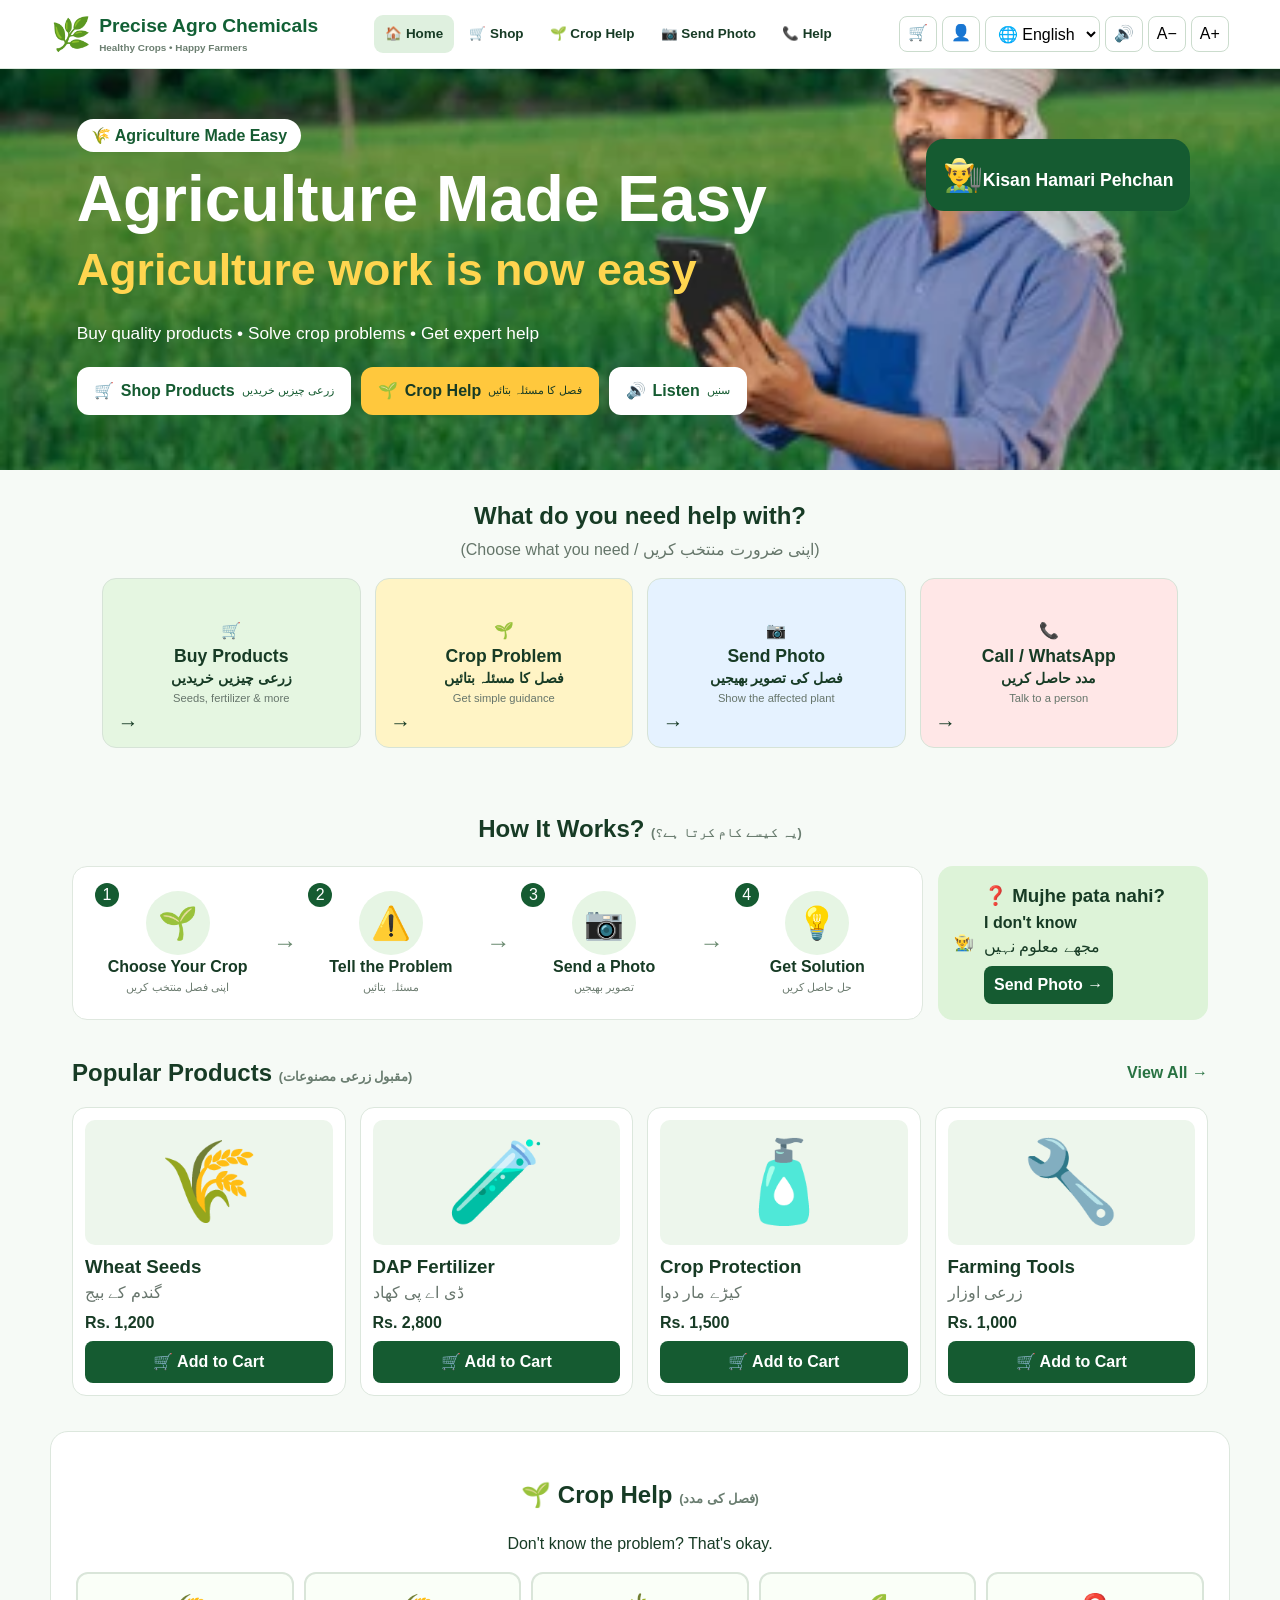
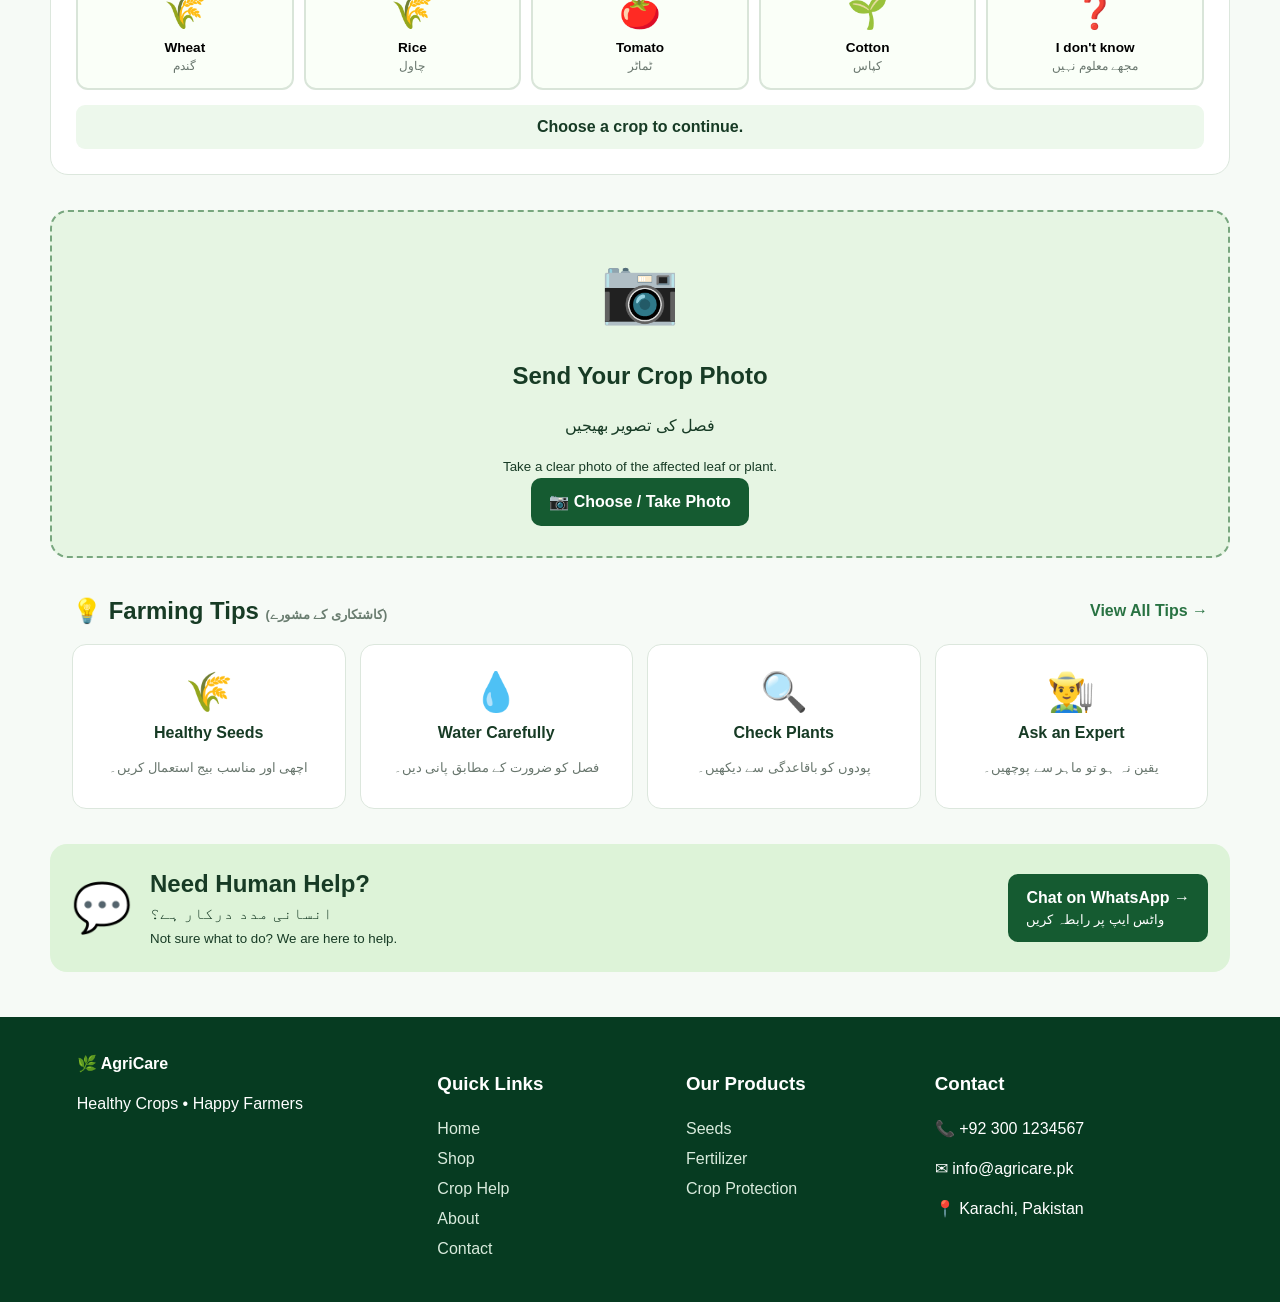
<file: index.html>
<!doctype html>
<html lang="en" dir="ltr">

<head>
    <meta charset="utf-8">
    <meta name="viewport" content="width=device-width,initial-scale=1">
    <title>AgriCare | Smart Agriculture</title>
    <link rel="stylesheet" href="css/style.css">
</head>

<body>
    <header class="header">
        <a class="logo" href="#"><span>🌿</span><b>Precise Agro Chemicals<small>Healthy Crops • Happy Farmers</small></b></a>
        <nav class="nav"><a class="active" href="#home">🏠 Home</a><a href="pages/products.html">🛒 Shop</a><a
                href="pages/problem.html">🌱 Crop Help</a><a href="pages/photo.html">📷 Send Photo</a><a
                href="pages/contact.html">📞 Help</a></nav>
        <div class="tools"><a href="pages/cart.html">🛒</a><a href="pages/login.html">👤</a><select id="language">
                <option value="en">🌐 English</option>
                <option value="ur">🌐 اردو</option>
                <option value="sd">🌐 سنڌي</option>
                <option value="bal">🌐 بلوچی</option>
                <option value="pa">🌐 ਪੰਜਾਬੀ</option>
                <option value="ps">🌐 پښتو</option>
            </select><button id="speak">🔊</button><button id="down">A−</button><button id="up">A+</button></div>
    </header>

    <main>
        <section id="home" class="hero">
            <div class="hero-text"><span class="pill">🌾 <span data-t="welcome">Agriculture Made Easy</span></span>
                <h1 data-t="title">Agriculture Made Easy</h1>
                <h2 data-t="sub">زراعت کا کام اب آسان</h2>
                <p data-t="desc">Buy quality products • Solve crop problems • Get expert help</p>
                <div class="actions"><a class="btn light" href="#products">🛒 <span data-t="shop">Shop
                            Products</span><small>زرعی چیزیں خریدیں</small></a><a class="btn gold" href="#crop-help">🌱
                        <span data-t="crop">Crop Help</span><small>فصل کا مسئلہ بتائیں</small></a><button
                        class="btn white" id="heroSpeak">🔊 <span
                            data-t="listen">Listen</span><small>سنیں</small></button></div>
            </div>
            <div class="farmer">👨‍🌾<b>Kisan Hamari Pehchan</b></div>
        </section>

        <section class="quick">
            <h2 data-t="need">Aapko kis cheez mein madad chahiye?</h2>
            <p>(Choose what you need / اپنی ضرورت منتخب کریں)</p>
            <div class="quick-grid">
                <a class="q green" href="#products">🛒<b data-t="buy">Buy Products</b><strong>زرعی چیزیں
                        خریدیں</strong><small>Seeds, fertilizer & more</small><i>→</i></a>
                <a class="q yellow" href="#crop-help">🌱<b data-t="problem">Crop Problem</b><strong>فصل کا مسئلہ
                        بتائیں</strong><small>Get simple guidance</small><i>→</i></a>
                <a class="q blue" href="#photo">📷<b data-t="send">Send Photo</b><strong>فصل کی تصویر
                        بھیجیں</strong><small>Show the affected plant</small><i>→</i></a>
                <a class="q red" href="#help">📞<b data-t="call">Call / WhatsApp</b><strong>مدد حاصل
                        کریں</strong><small>Talk to a person</small><i>→</i></a>
            </div>
        </section>

        <section class="section">
            <h2>How It Works? <small>(یہ کیسے کام کرتا ہے؟)</small></h2>
            <div class="work">
                <div class="steps">
                    <div class="step"><em>1</em><span>🌱</span><b>Choose Your Crop</b><small>اپنی فصل منتخب کریں</small>
                    </div><i>→</i>
                    <div class="step"><em>2</em><span>⚠️</span><b>Tell the Problem</b><small>مسئلہ بتائیں</small></div>
                    <i>→</i>
                    <div class="step"><em>3</em><span>📷</span><b>Send a Photo</b><small>تصویر بھیجیں</small></div>
                    <i>→</i>
                    <div class="step"><em>4</em><span>💡</span><b>Get Solution</b><small>حل حاصل کریں</small></div>
                </div>
                <div class="unknown">👨‍🌾 <div>
                        <h3>❓ Mujhe pata nahi?</h3><b>I don't know</b>
                        <p>مجھے معلوم نہیں</p><a href="#photo">Send Photo →</a>
                    </div>
                </div>
            </div>
        </section>

        <section id="products" class="section">
            <div class="heading">
                <h2>Popular Products <small>(مقبول زرعی مصنوعات)</small></h2><a href="pages/products.html">View All
                    →</a>
            </div>
            <div class="products">
                <div class="product">
                    <div>🌾</div>
                    <h3>Wheat Seeds</h3>
                    <p>گندم کے بیج</p><b>Rs. 1,200</b><button class="add" data-name="Wheat Seeds">🛒 Add to
                        Cart</button>
                </div>
                <div class="product">
                    <div>🧪</div>
                    <h3>DAP Fertilizer</h3>
                    <p>ڈی اے پی کھاد</p><b>Rs. 2,800</b><button class="add" data-name="DAP Fertilizer">🛒 Add to
                        Cart</button>
                </div>
                <div class="product">
                    <div>🧴</div>
                    <h3>Crop Protection</h3>
                    <p>کیڑے مار دوا</p><b>Rs. 1,500</b><button class="add" data-name="Crop Protection">🛒 Add to
                        Cart</button>
                </div>
                <div class="product">
                    <div>🔧</div>
                    <h3>Farming Tools</h3>
                    <p>زرعی اوزار</p><b>Rs. 1,000</b><button class="add" data-name="Farming Tools">🛒 Add to
                        Cart</button>
                </div>
            </div>
        </section>

        <section id="crop-help" class="section panel">
            <h2>🌱 Crop Help <small>(فصل کی مدد)</small></h2>
            <p>Don't know the problem? That's okay.</p>
            <div class="crops"><button data-crop="Wheat">🌾<b>Wheat</b><small>گندم</small></button><button
                    data-crop="Rice">🌾<b>Rice</b><small>چاول</small></button><button
                    data-crop="Tomato">🍅<b>Tomato</b><small>ٹماٹر</small></button><button
                    data-crop="Cotton">🌱<b>Cotton</b><small>کپاس</small></button><button data-crop="Unknown">❓<b>I
                        don't know</b><small>مجھے معلوم نہیں</small></button></div>
            <div id="result">Choose a crop to continue.</div>
        </section>

        <section id="photo" class="section photo">
            <div><span>📷</span>
                <h2>Send Your Crop Photo</h2>
                <p>فصل کی تصویر بھیجیں</p><small>Take a clear photo of the affected leaf or plant.</small>
            </div>
            <label>📷 Choose / Take Photo<input id="file" type="file" accept="image/*" capture="environment"
                    hidden></label>
            <div id="preview"></div>
        </section>

        <section class="section">
            <div class="heading">
                <h2>💡 Farming Tips <small>(کاشتکاری کے مشورے)</small></h2><a href="pages/tips.html">View All Tips →</a>
            </div>
            <div class="tips">
                <article>🌾<b>Healthy Seeds</b>
                    <p>اچھی اور مناسب بیج استعمال کریں۔</p>
                </article>
                <article>💧<b>Water Carefully</b>
                    <p>فصل کو ضرورت کے مطابق پانی دیں۔</p>
                </article>
                <article>🔍<b>Check Plants</b>
                    <p>پودوں کو باقاعدگی سے دیکھیں۔</p>
                </article>
                <article>👨‍🌾<b>Ask an Expert</b>
                    <p>یقین نہ ہو تو ماہر سے پوچھیں۔</p>
                </article>
            </div>
        </section>

        <section id="help" class="human"><span>💬</span>
            <div>
                <h2>Need Human Help?</h2>
                <p>انسانی مدد درکار ہے؟</p><small>Not sure what to do? We are here to help.</small>
            </div><a href="https://wa.me/923001234567" target="_blank">Chat on WhatsApp →<small>واٹس ایپ پر رابطہ
                    کریں</small></a>
        </section>
    </main>

    <footer>
        <div><b>🌿 AgriCare</b>
            <p>Healthy Crops • Happy Farmers</p>
        </div>
        <div>
            <h3>Quick Links</h3><a href="#home">Home</a><a href="#products">Shop</a><a href="#crop-help">Crop Help</a><a
                href="pages/about.html">About</a><a href="pages/contact.html">Contact</a>
        </div>
        <div>
            <h3>Our Products</h3><a href="#products">Seeds</a><a href="#products">Fertilizer</a><a href="#products">Crop
                Protection</a>
        </div>
        <div>
            <h3>Contact</h3>
            <p>📞 +92 300 1234567</p>
            <p>✉ info@agricare.pk</p>
            <p>📍 Karachi, Pakistan</p>
        </div>
    </footer>
    <div id="toast"></div>
    <script src="js/main.js"></script>
</body>

</html>
</file>
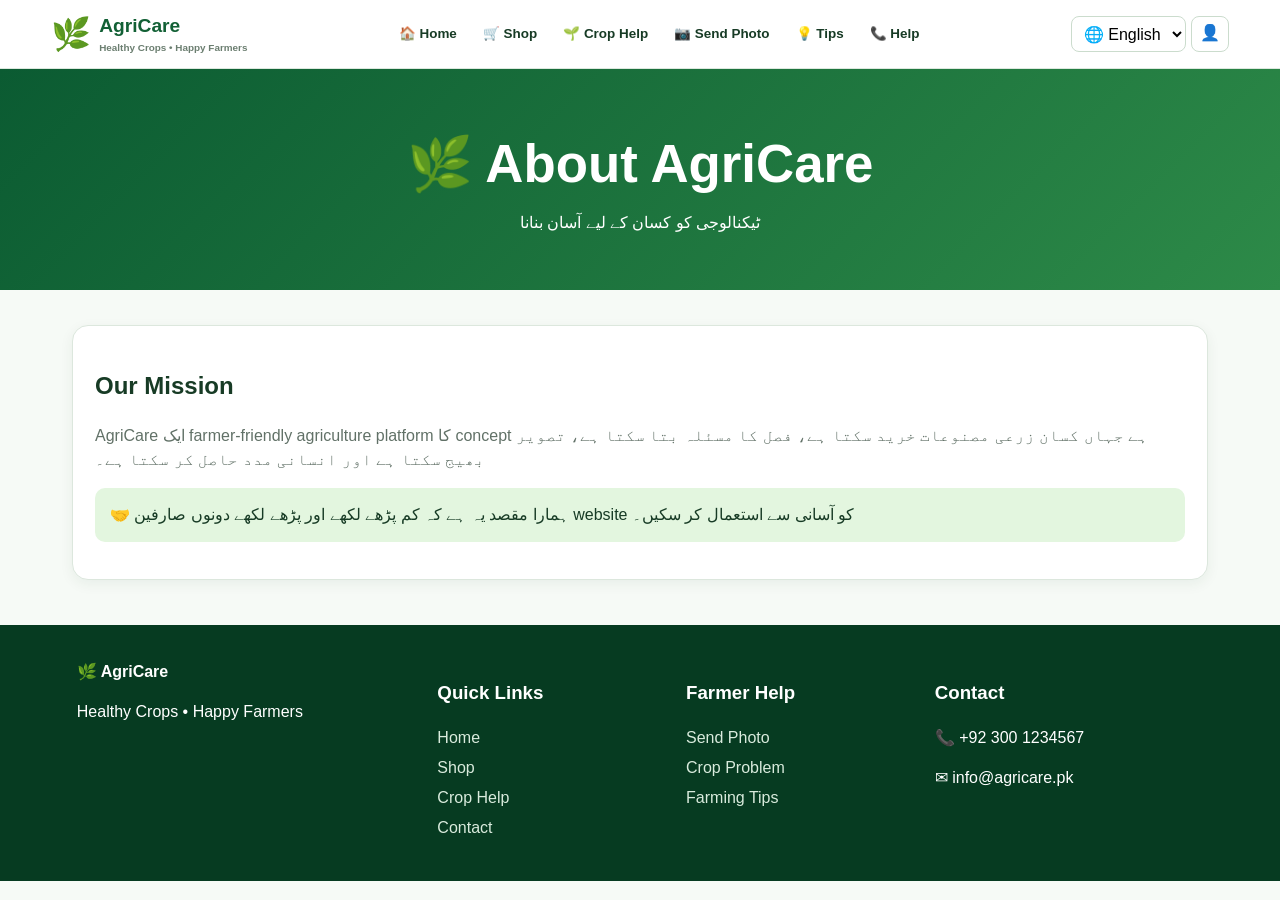
<file: pages/about.html>
<!doctype html><html lang="en"><head><meta charset="utf-8"><meta name="viewport" content="width=device-width,initial-scale=1"><title>About Us | AgriCare</title><link rel="stylesheet" href="../css/style.css"><style>
.inner-hero{background:linear-gradient(135deg,#0b5b32,#2d8a48);color:#fff;padding:55px 7%;text-align:center}
.inner-hero h1{font-size:clamp(2rem,5vw,3.3rem);margin:0 0 8px}.inner-hero p{margin:0}
.page-wrap{max-width:1180px;margin:35px auto;padding:0 22px}
.back{display:inline-block;color:#155b31;font-weight:bold;margin-bottom:18px}
.card-grid{display:grid;grid-template-columns:repeat(3,1fr);gap:18px}
.info-card{background:#fff;border:1px solid #dce7dd;border-radius:16px;padding:22px;box-shadow:0 4px 14px #173b2510}
.info-card .big{font-size:3rem}.info-card h3{margin:8px 0}.info-card p{color:#617167}
.form-card{max-width:620px;margin:auto;background:#fff;border:1px solid #dce7dd;border-radius:16px;padding:25px}
.form-card label{display:block;font-weight:bold;margin:13px 0 6px}.form-card input,.form-card textarea,.form-card select{width:100%;padding:12px;border:1px solid #cbdccd;border-radius:9px}.form-card textarea{min-height:120px;resize:vertical}
.form-btn{margin-top:15px;width:100%;border:0;border-radius:9px;padding:12px;background:#155b31;color:#fff;font-weight:bold;cursor:pointer}
.table-wrap{overflow:auto;background:#fff;border:1px solid #dce7dd;border-radius:14px}.cart-table{width:100%;border-collapse:collapse}.cart-table th,.cart-table td{padding:14px;border-bottom:1px solid #e5ece5;text-align:left}.total{font-size:1.2rem;font-weight:bold;text-align:right;margin:18px}
.product-detail{display:grid;grid-template-columns:1fr 1fr;gap:25px;align-items:center}.detail-image{min-height:330px;background:#edf6ec;border-radius:18px;display:flex;align-items:center;justify-content:center;font-size:9rem}
.notice{padding:15px;border-radius:10px;background:#fff5c8;margin:15px 0}.success{background:#e3f6df}.language-note{font-size:.9rem;color:#68766d}
@media(max-width:750px){.card-grid,.product-detail{grid-template-columns:1fr}.detail-image{min-height:230px;font-size:7rem}}
</style></head><body><header class="header">
<a class="logo" href="../index.html"><span>🌿</span><b>AgriCare<small>Healthy Crops • Happy Farmers</small></b></a>
<nav class="nav"><a href="../index.html">🏠 Home</a><a href="products.html">🛒 Shop</a><a href="problem.html">🌱 Crop Help</a><a href="photo.html">📷 Send Photo</a><a href="tips.html">💡 Tips</a><a href="contact.html">📞 Help</a></nav>
<div class="tools"><select><option>🌐 English</option><option>🌐 اردو</option><option>🌐 سنڌي</option></select><a href="login.html">👤</a></div></header><main>
<section class="inner-hero"><h1>🌿 About AgriCare</h1><p>ٹیکنالوجی کو کسان کے لیے آسان بنانا</p></section>
<div class="page-wrap"><div class="info-card"><h2>Our Mission</h2><p>AgriCare ایک farmer-friendly agriculture platform کا concept ہے جہاں کسان زرعی مصنوعات خرید سکتا ہے، فصل کا مسئلہ بتا سکتا ہے، تصویر بھیج سکتا ہے اور انسانی مدد حاصل کر سکتا ہے۔</p><div class="notice success">🤝 ہمارا مقصد یہ ہے کہ کم پڑھے لکھے اور پڑھے لکھے دونوں صارفین website کو آسانی سے استعمال کر سکیں۔</div></div></div></main><footer><div><b>🌿 AgriCare</b><p>Healthy Crops • Happy Farmers</p></div><div><h3>Quick Links</h3><a href="../index.html">Home</a><a href="products.html">Shop</a><a href="problem.html">Crop Help</a><a href="contact.html">Contact</a></div><div><h3>Farmer Help</h3><a href="photo.html">Send Photo</a><a href="problem.html">Crop Problem</a><a href="tips.html">Farming Tips</a></div><div><h3>Contact</h3><p>📞 +92 300 1234567</p><p>✉ info@agricare.pk</p></div></footer><script></script></body></html>
</file>
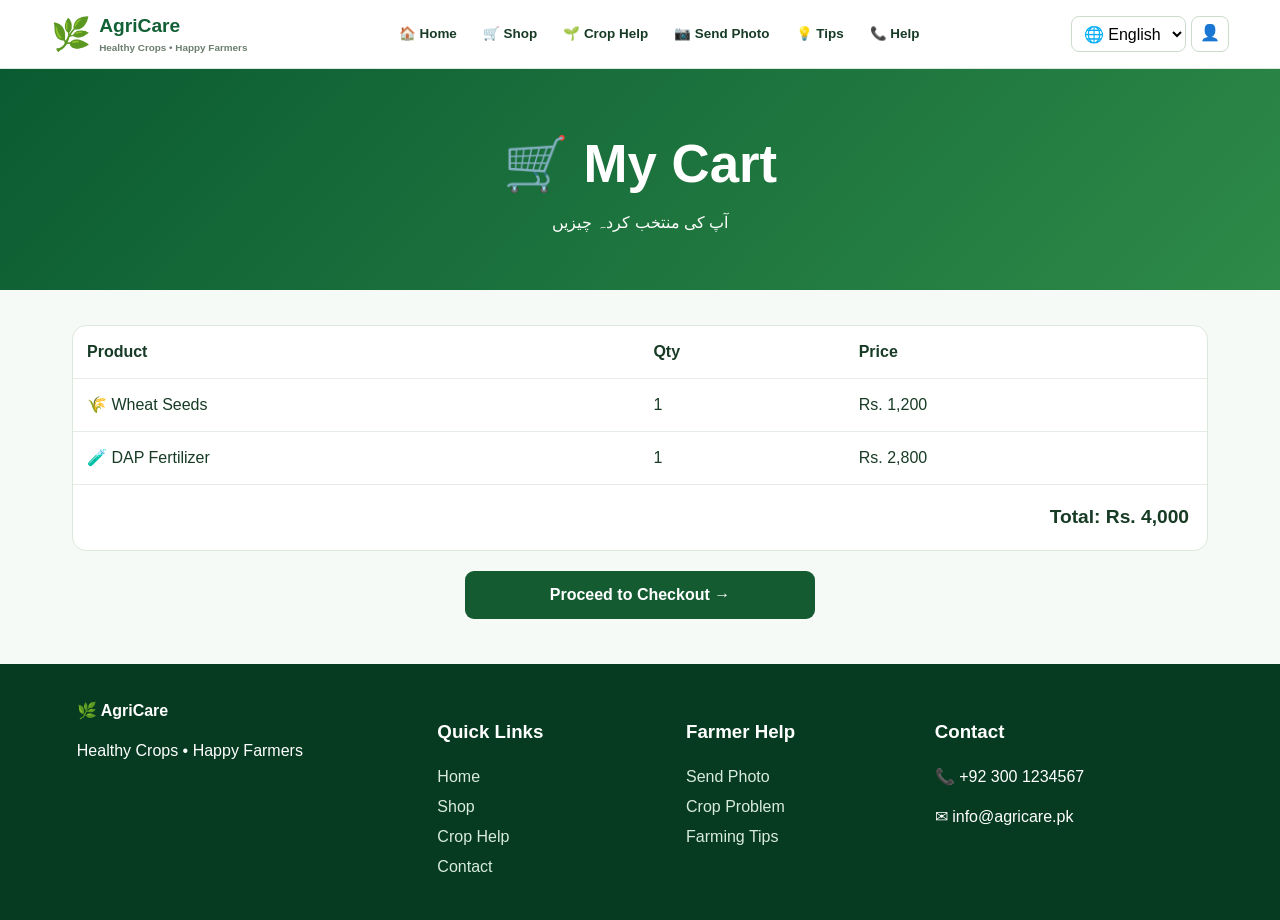
<file: pages/cart.html>
<!doctype html><html lang="en"><head><meta charset="utf-8"><meta name="viewport" content="width=device-width,initial-scale=1"><title>Cart | AgriCare</title><link rel="stylesheet" href="../css/style.css"><style>
.inner-hero{background:linear-gradient(135deg,#0b5b32,#2d8a48);color:#fff;padding:55px 7%;text-align:center}
.inner-hero h1{font-size:clamp(2rem,5vw,3.3rem);margin:0 0 8px}.inner-hero p{margin:0}
.page-wrap{max-width:1180px;margin:35px auto;padding:0 22px}
.back{display:inline-block;color:#155b31;font-weight:bold;margin-bottom:18px}
.card-grid{display:grid;grid-template-columns:repeat(3,1fr);gap:18px}
.info-card{background:#fff;border:1px solid #dce7dd;border-radius:16px;padding:22px;box-shadow:0 4px 14px #173b2510}
.info-card .big{font-size:3rem}.info-card h3{margin:8px 0}.info-card p{color:#617167}
.form-card{max-width:620px;margin:auto;background:#fff;border:1px solid #dce7dd;border-radius:16px;padding:25px}
.form-card label{display:block;font-weight:bold;margin:13px 0 6px}.form-card input,.form-card textarea,.form-card select{width:100%;padding:12px;border:1px solid #cbdccd;border-radius:9px}.form-card textarea{min-height:120px;resize:vertical}
.form-btn{margin-top:15px;width:100%;border:0;border-radius:9px;padding:12px;background:#155b31;color:#fff;font-weight:bold;cursor:pointer}
.table-wrap{overflow:auto;background:#fff;border:1px solid #dce7dd;border-radius:14px}.cart-table{width:100%;border-collapse:collapse}.cart-table th,.cart-table td{padding:14px;border-bottom:1px solid #e5ece5;text-align:left}.total{font-size:1.2rem;font-weight:bold;text-align:right;margin:18px}
.product-detail{display:grid;grid-template-columns:1fr 1fr;gap:25px;align-items:center}.detail-image{min-height:330px;background:#edf6ec;border-radius:18px;display:flex;align-items:center;justify-content:center;font-size:9rem}
.notice{padding:15px;border-radius:10px;background:#fff5c8;margin:15px 0}.success{background:#e3f6df}.language-note{font-size:.9rem;color:#68766d}
@media(max-width:750px){.card-grid,.product-detail{grid-template-columns:1fr}.detail-image{min-height:230px;font-size:7rem}}
</style></head><body><header class="header">
<a class="logo" href="../index.html"><span>🌿</span><b>AgriCare<small>Healthy Crops • Happy Farmers</small></b></a>
<nav class="nav"><a href="../index.html">🏠 Home</a><a href="products.html">🛒 Shop</a><a href="problem.html">🌱 Crop Help</a><a href="photo.html">📷 Send Photo</a><a href="tips.html">💡 Tips</a><a href="contact.html">📞 Help</a></nav>
<div class="tools"><select><option>🌐 English</option><option>🌐 اردو</option><option>🌐 سنڌي</option></select><a href="login.html">👤</a></div></header><main>
<section class="inner-hero"><h1>🛒 My Cart</h1><p>آپ کی منتخب کردہ چیزیں</p></section>
<div class="page-wrap"><div class="table-wrap"><table class="cart-table"><tr><th>Product</th><th>Qty</th><th>Price</th></tr><tr><td>🌾 Wheat Seeds</td><td>1</td><td>Rs. 1,200</td></tr><tr><td>🧪 DAP Fertilizer</td><td>1</td><td>Rs. 2,800</td></tr></table><div class="total">Total: Rs. 4,000</div></div><a class="form-btn" style="display:block;text-align:center;max-width:350px;margin:20px auto" href="checkout.html">Proceed to Checkout →</a></div></main><footer><div><b>🌿 AgriCare</b><p>Healthy Crops • Happy Farmers</p></div><div><h3>Quick Links</h3><a href="../index.html">Home</a><a href="products.html">Shop</a><a href="problem.html">Crop Help</a><a href="contact.html">Contact</a></div><div><h3>Farmer Help</h3><a href="photo.html">Send Photo</a><a href="problem.html">Crop Problem</a><a href="tips.html">Farming Tips</a></div><div><h3>Contact</h3><p>📞 +92 300 1234567</p><p>✉ info@agricare.pk</p></div></footer><script></script></body></html>
</file>
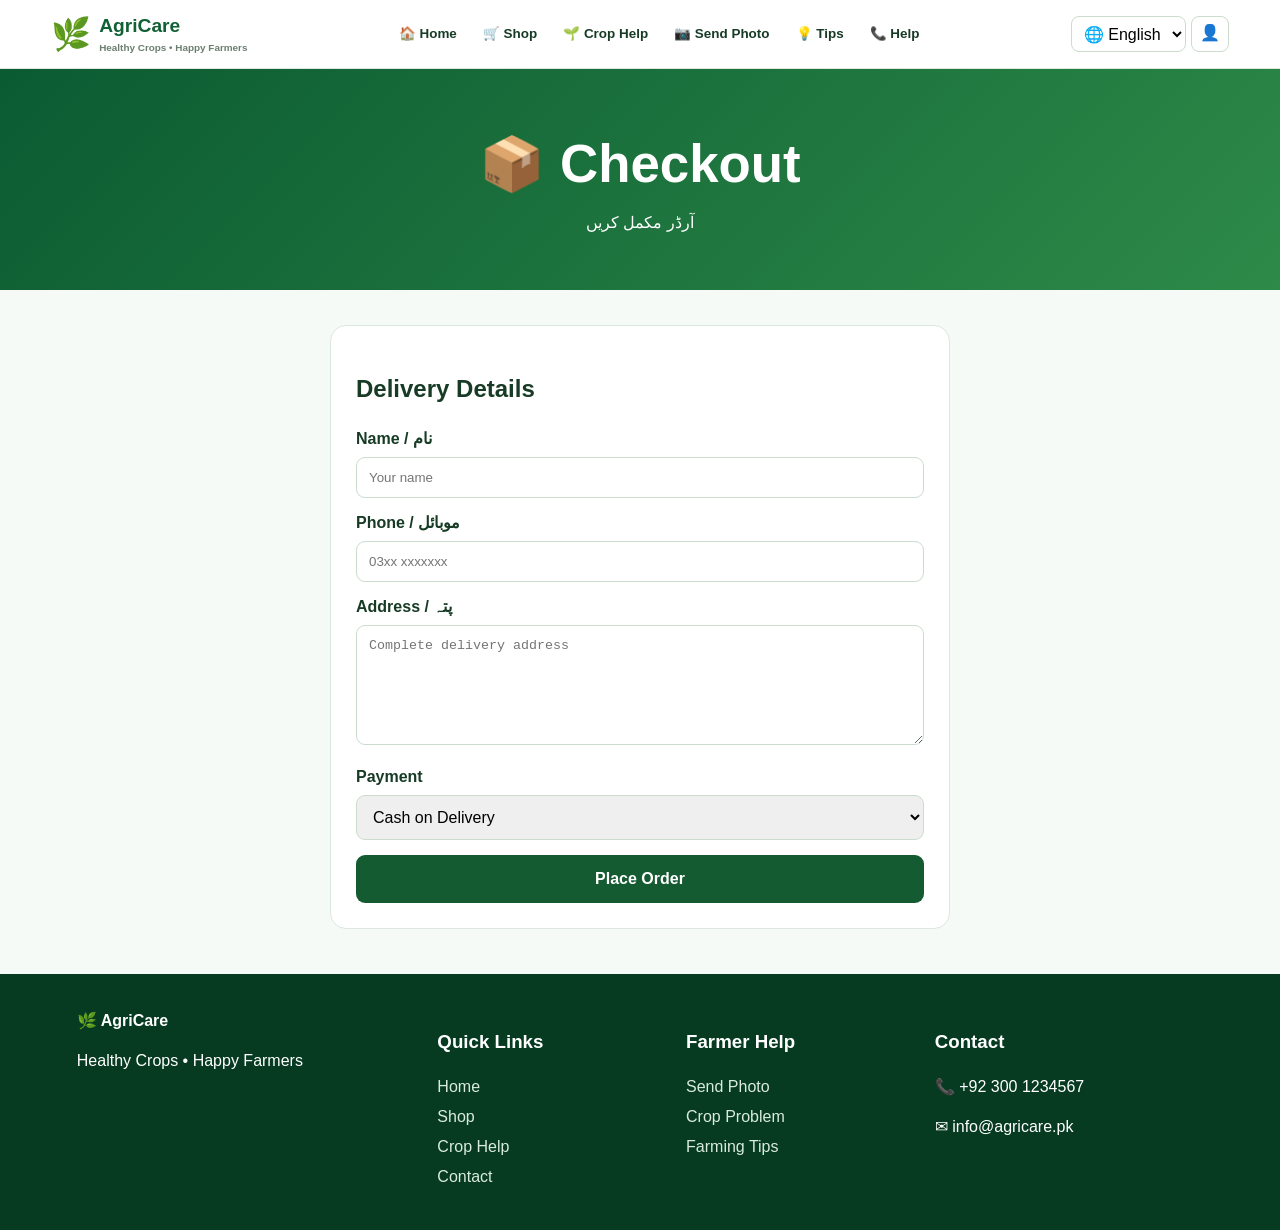
<file: pages/checkout.html>
<!doctype html><html lang="en"><head><meta charset="utf-8"><meta name="viewport" content="width=device-width,initial-scale=1"><title>Checkout | AgriCare</title><link rel="stylesheet" href="../css/style.css"><style>
.inner-hero{background:linear-gradient(135deg,#0b5b32,#2d8a48);color:#fff;padding:55px 7%;text-align:center}
.inner-hero h1{font-size:clamp(2rem,5vw,3.3rem);margin:0 0 8px}.inner-hero p{margin:0}
.page-wrap{max-width:1180px;margin:35px auto;padding:0 22px}
.back{display:inline-block;color:#155b31;font-weight:bold;margin-bottom:18px}
.card-grid{display:grid;grid-template-columns:repeat(3,1fr);gap:18px}
.info-card{background:#fff;border:1px solid #dce7dd;border-radius:16px;padding:22px;box-shadow:0 4px 14px #173b2510}
.info-card .big{font-size:3rem}.info-card h3{margin:8px 0}.info-card p{color:#617167}
.form-card{max-width:620px;margin:auto;background:#fff;border:1px solid #dce7dd;border-radius:16px;padding:25px}
.form-card label{display:block;font-weight:bold;margin:13px 0 6px}.form-card input,.form-card textarea,.form-card select{width:100%;padding:12px;border:1px solid #cbdccd;border-radius:9px}.form-card textarea{min-height:120px;resize:vertical}
.form-btn{margin-top:15px;width:100%;border:0;border-radius:9px;padding:12px;background:#155b31;color:#fff;font-weight:bold;cursor:pointer}
.table-wrap{overflow:auto;background:#fff;border:1px solid #dce7dd;border-radius:14px}.cart-table{width:100%;border-collapse:collapse}.cart-table th,.cart-table td{padding:14px;border-bottom:1px solid #e5ece5;text-align:left}.total{font-size:1.2rem;font-weight:bold;text-align:right;margin:18px}
.product-detail{display:grid;grid-template-columns:1fr 1fr;gap:25px;align-items:center}.detail-image{min-height:330px;background:#edf6ec;border-radius:18px;display:flex;align-items:center;justify-content:center;font-size:9rem}
.notice{padding:15px;border-radius:10px;background:#fff5c8;margin:15px 0}.success{background:#e3f6df}.language-note{font-size:.9rem;color:#68766d}
@media(max-width:750px){.card-grid,.product-detail{grid-template-columns:1fr}.detail-image{min-height:230px;font-size:7rem}}
</style></head><body><header class="header">
<a class="logo" href="../index.html"><span>🌿</span><b>AgriCare<small>Healthy Crops • Happy Farmers</small></b></a>
<nav class="nav"><a href="../index.html">🏠 Home</a><a href="products.html">🛒 Shop</a><a href="problem.html">🌱 Crop Help</a><a href="photo.html">📷 Send Photo</a><a href="tips.html">💡 Tips</a><a href="contact.html">📞 Help</a></nav>
<div class="tools"><select><option>🌐 English</option><option>🌐 اردو</option><option>🌐 سنڌي</option></select><a href="login.html">👤</a></div></header><main>
<section class="inner-hero"><h1>📦 Checkout</h1><p>آرڈر مکمل کریں</p></section>
<div class="page-wrap"><div class="form-card"><h2>Delivery Details</h2><label>Name / نام</label><input placeholder="Your name"><label>Phone / موبائل</label><input placeholder="03xx xxxxxxx"><label>Address / پتہ</label><textarea placeholder="Complete delivery address"></textarea><label>Payment</label><select><option>Cash on Delivery</option><option>Bank Transfer</option></select><button class="form-btn" onclick="alert('Demo order placed successfully')">Place Order</button></div></div></main><footer><div><b>🌿 AgriCare</b><p>Healthy Crops • Happy Farmers</p></div><div><h3>Quick Links</h3><a href="../index.html">Home</a><a href="products.html">Shop</a><a href="problem.html">Crop Help</a><a href="contact.html">Contact</a></div><div><h3>Farmer Help</h3><a href="photo.html">Send Photo</a><a href="problem.html">Crop Problem</a><a href="tips.html">Farming Tips</a></div><div><h3>Contact</h3><p>📞 +92 300 1234567</p><p>✉ info@agricare.pk</p></div></footer><script></script></body></html>
</file>
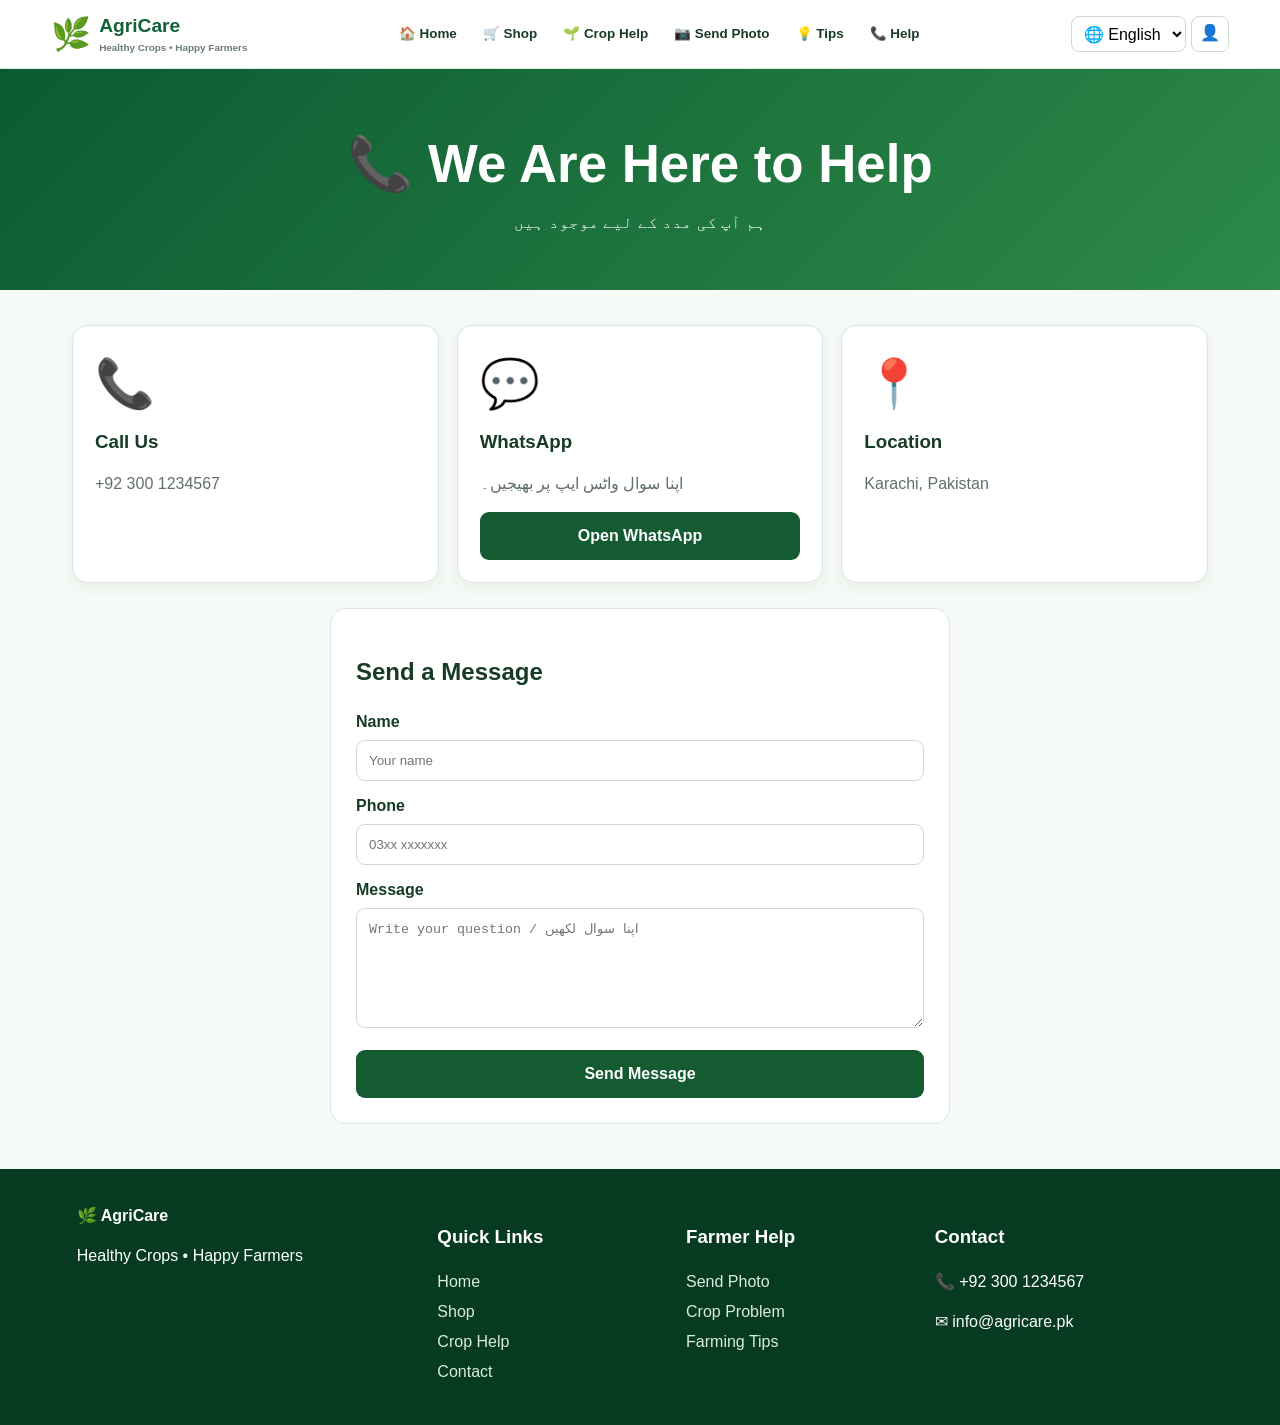
<file: pages/contact.html>
<!doctype html><html lang="en"><head><meta charset="utf-8"><meta name="viewport" content="width=device-width,initial-scale=1"><title>Contact | AgriCare</title><link rel="stylesheet" href="../css/style.css"><style>
.inner-hero{background:linear-gradient(135deg,#0b5b32,#2d8a48);color:#fff;padding:55px 7%;text-align:center}
.inner-hero h1{font-size:clamp(2rem,5vw,3.3rem);margin:0 0 8px}.inner-hero p{margin:0}
.page-wrap{max-width:1180px;margin:35px auto;padding:0 22px}
.back{display:inline-block;color:#155b31;font-weight:bold;margin-bottom:18px}
.card-grid{display:grid;grid-template-columns:repeat(3,1fr);gap:18px}
.info-card{background:#fff;border:1px solid #dce7dd;border-radius:16px;padding:22px;box-shadow:0 4px 14px #173b2510}
.info-card .big{font-size:3rem}.info-card h3{margin:8px 0}.info-card p{color:#617167}
.form-card{max-width:620px;margin:auto;background:#fff;border:1px solid #dce7dd;border-radius:16px;padding:25px}
.form-card label{display:block;font-weight:bold;margin:13px 0 6px}.form-card input,.form-card textarea,.form-card select{width:100%;padding:12px;border:1px solid #cbdccd;border-radius:9px}.form-card textarea{min-height:120px;resize:vertical}
.form-btn{margin-top:15px;width:100%;border:0;border-radius:9px;padding:12px;background:#155b31;color:#fff;font-weight:bold;cursor:pointer}
.table-wrap{overflow:auto;background:#fff;border:1px solid #dce7dd;border-radius:14px}.cart-table{width:100%;border-collapse:collapse}.cart-table th,.cart-table td{padding:14px;border-bottom:1px solid #e5ece5;text-align:left}.total{font-size:1.2rem;font-weight:bold;text-align:right;margin:18px}
.product-detail{display:grid;grid-template-columns:1fr 1fr;gap:25px;align-items:center}.detail-image{min-height:330px;background:#edf6ec;border-radius:18px;display:flex;align-items:center;justify-content:center;font-size:9rem}
.notice{padding:15px;border-radius:10px;background:#fff5c8;margin:15px 0}.success{background:#e3f6df}.language-note{font-size:.9rem;color:#68766d}
@media(max-width:750px){.card-grid,.product-detail{grid-template-columns:1fr}.detail-image{min-height:230px;font-size:7rem}}
</style></head><body><header class="header">
<a class="logo" href="../index.html"><span>🌿</span><b>AgriCare<small>Healthy Crops • Happy Farmers</small></b></a>
<nav class="nav"><a href="../index.html">🏠 Home</a><a href="products.html">🛒 Shop</a><a href="problem.html">🌱 Crop Help</a><a href="photo.html">📷 Send Photo</a><a href="tips.html">💡 Tips</a><a href="contact.html">📞 Help</a></nav>
<div class="tools"><select><option>🌐 English</option><option>🌐 اردو</option><option>🌐 سنڌي</option></select><a href="login.html">👤</a></div></header><main>
<section class="inner-hero"><h1>📞 We Are Here to Help</h1><p>ہم آپ کی مدد کے لیے موجود ہیں</p></section>
<div class="page-wrap"><div class="card-grid">
<div class="info-card"><div class="big">📞</div><h3>Call Us</h3><p>+92 300 1234567</p></div>
<div class="info-card"><div class="big">💬</div><h3>WhatsApp</h3><p>اپنا سوال واٹس ایپ پر بھیجیں۔</p><a class="form-btn" style="display:block;text-align:center" href="https://wa.me/923001234567">Open WhatsApp</a></div>
<div class="info-card"><div class="big">📍</div><h3>Location</h3><p>Karachi, Pakistan</p></div>
</div>
<div class="form-card" style="margin-top:25px"><h2>Send a Message</h2><label>Name</label><input placeholder="Your name"><label>Phone</label><input placeholder="03xx xxxxxxx"><label>Message</label><textarea placeholder="Write your question / اپنا سوال لکھیں"></textarea><button class="form-btn" onclick="alert('Demo message submitted')">Send Message</button></div></div></main><footer><div><b>🌿 AgriCare</b><p>Healthy Crops • Happy Farmers</p></div><div><h3>Quick Links</h3><a href="../index.html">Home</a><a href="products.html">Shop</a><a href="problem.html">Crop Help</a><a href="contact.html">Contact</a></div><div><h3>Farmer Help</h3><a href="photo.html">Send Photo</a><a href="problem.html">Crop Problem</a><a href="tips.html">Farming Tips</a></div><div><h3>Contact</h3><p>📞 +92 300 1234567</p><p>✉ info@agricare.pk</p></div></footer><script></script></body></html>
</file>
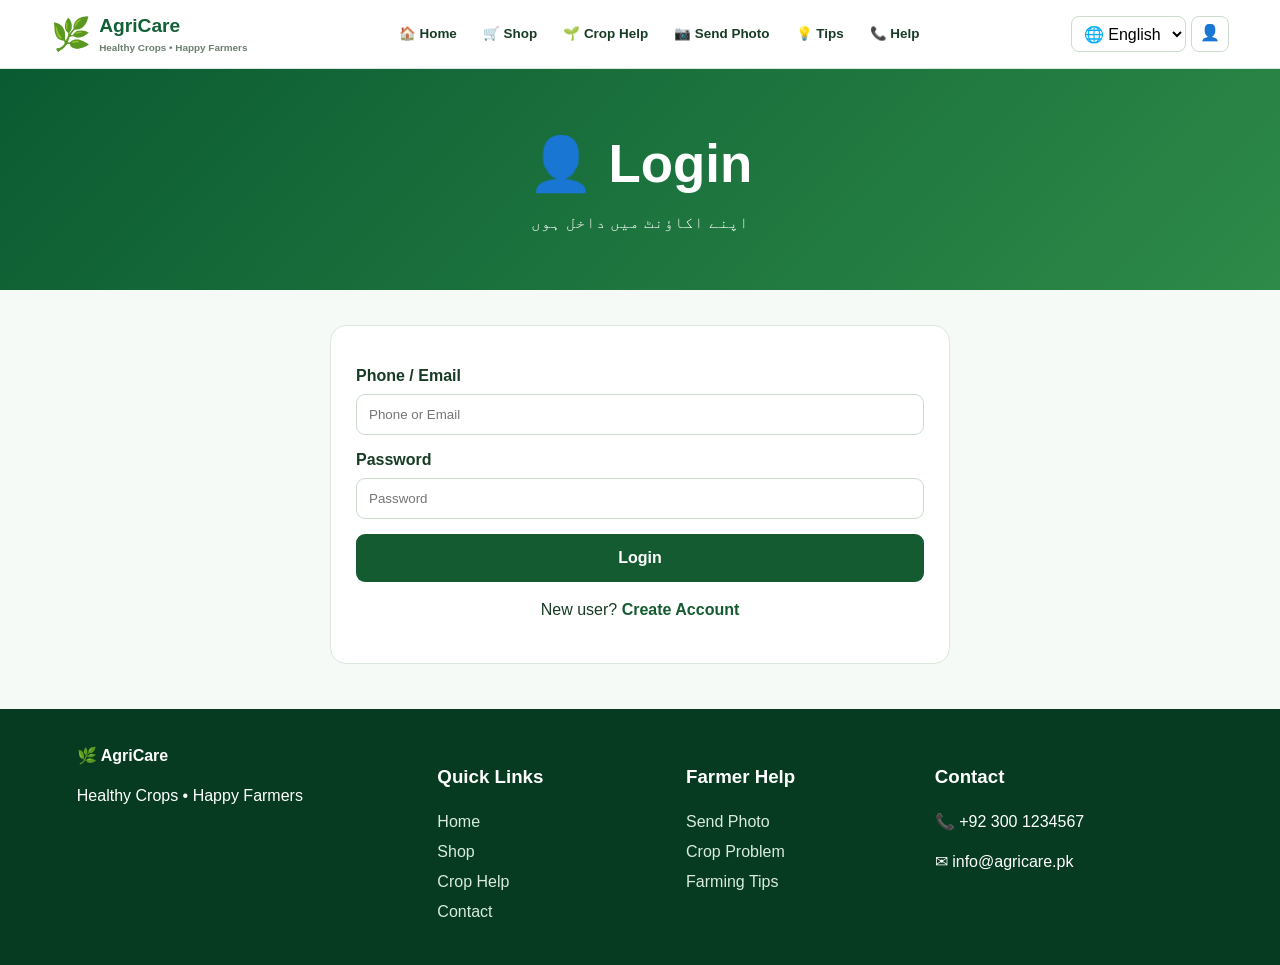
<file: pages/login.html>
<!doctype html><html lang="en"><head><meta charset="utf-8"><meta name="viewport" content="width=device-width,initial-scale=1"><title>Login | AgriCare</title><link rel="stylesheet" href="../css/style.css"><style>
.inner-hero{background:linear-gradient(135deg,#0b5b32,#2d8a48);color:#fff;padding:55px 7%;text-align:center}
.inner-hero h1{font-size:clamp(2rem,5vw,3.3rem);margin:0 0 8px}.inner-hero p{margin:0}
.page-wrap{max-width:1180px;margin:35px auto;padding:0 22px}
.back{display:inline-block;color:#155b31;font-weight:bold;margin-bottom:18px}
.card-grid{display:grid;grid-template-columns:repeat(3,1fr);gap:18px}
.info-card{background:#fff;border:1px solid #dce7dd;border-radius:16px;padding:22px;box-shadow:0 4px 14px #173b2510}
.info-card .big{font-size:3rem}.info-card h3{margin:8px 0}.info-card p{color:#617167}
.form-card{max-width:620px;margin:auto;background:#fff;border:1px solid #dce7dd;border-radius:16px;padding:25px}
.form-card label{display:block;font-weight:bold;margin:13px 0 6px}.form-card input,.form-card textarea,.form-card select{width:100%;padding:12px;border:1px solid #cbdccd;border-radius:9px}.form-card textarea{min-height:120px;resize:vertical}
.form-btn{margin-top:15px;width:100%;border:0;border-radius:9px;padding:12px;background:#155b31;color:#fff;font-weight:bold;cursor:pointer}
.table-wrap{overflow:auto;background:#fff;border:1px solid #dce7dd;border-radius:14px}.cart-table{width:100%;border-collapse:collapse}.cart-table th,.cart-table td{padding:14px;border-bottom:1px solid #e5ece5;text-align:left}.total{font-size:1.2rem;font-weight:bold;text-align:right;margin:18px}
.product-detail{display:grid;grid-template-columns:1fr 1fr;gap:25px;align-items:center}.detail-image{min-height:330px;background:#edf6ec;border-radius:18px;display:flex;align-items:center;justify-content:center;font-size:9rem}
.notice{padding:15px;border-radius:10px;background:#fff5c8;margin:15px 0}.success{background:#e3f6df}.language-note{font-size:.9rem;color:#68766d}
@media(max-width:750px){.card-grid,.product-detail{grid-template-columns:1fr}.detail-image{min-height:230px;font-size:7rem}}
</style></head><body><header class="header">
<a class="logo" href="../index.html"><span>🌿</span><b>AgriCare<small>Healthy Crops • Happy Farmers</small></b></a>
<nav class="nav"><a href="../index.html">🏠 Home</a><a href="products.html">🛒 Shop</a><a href="problem.html">🌱 Crop Help</a><a href="photo.html">📷 Send Photo</a><a href="tips.html">💡 Tips</a><a href="contact.html">📞 Help</a></nav>
<div class="tools"><select><option>🌐 English</option><option>🌐 اردو</option><option>🌐 سنڌي</option></select><a href="login.html">👤</a></div></header><main>
<section class="inner-hero"><h1>👤 Login</h1><p>اپنے اکاؤنٹ میں داخل ہوں</p></section>
<div class="page-wrap"><div class="form-card"><label>Phone / Email</label><input placeholder="Phone or Email"><label>Password</label><input type="password" placeholder="Password"><button class="form-btn" onclick="alert('Demo login')">Login</button><p style="text-align:center">New user? <a href="register.html" style="color:#155b31;font-weight:bold">Create Account</a></p></div></div></main><footer><div><b>🌿 AgriCare</b><p>Healthy Crops • Happy Farmers</p></div><div><h3>Quick Links</h3><a href="../index.html">Home</a><a href="products.html">Shop</a><a href="problem.html">Crop Help</a><a href="contact.html">Contact</a></div><div><h3>Farmer Help</h3><a href="photo.html">Send Photo</a><a href="problem.html">Crop Problem</a><a href="tips.html">Farming Tips</a></div><div><h3>Contact</h3><p>📞 +92 300 1234567</p><p>✉ info@agricare.pk</p></div></footer><script></script></body></html>
</file>
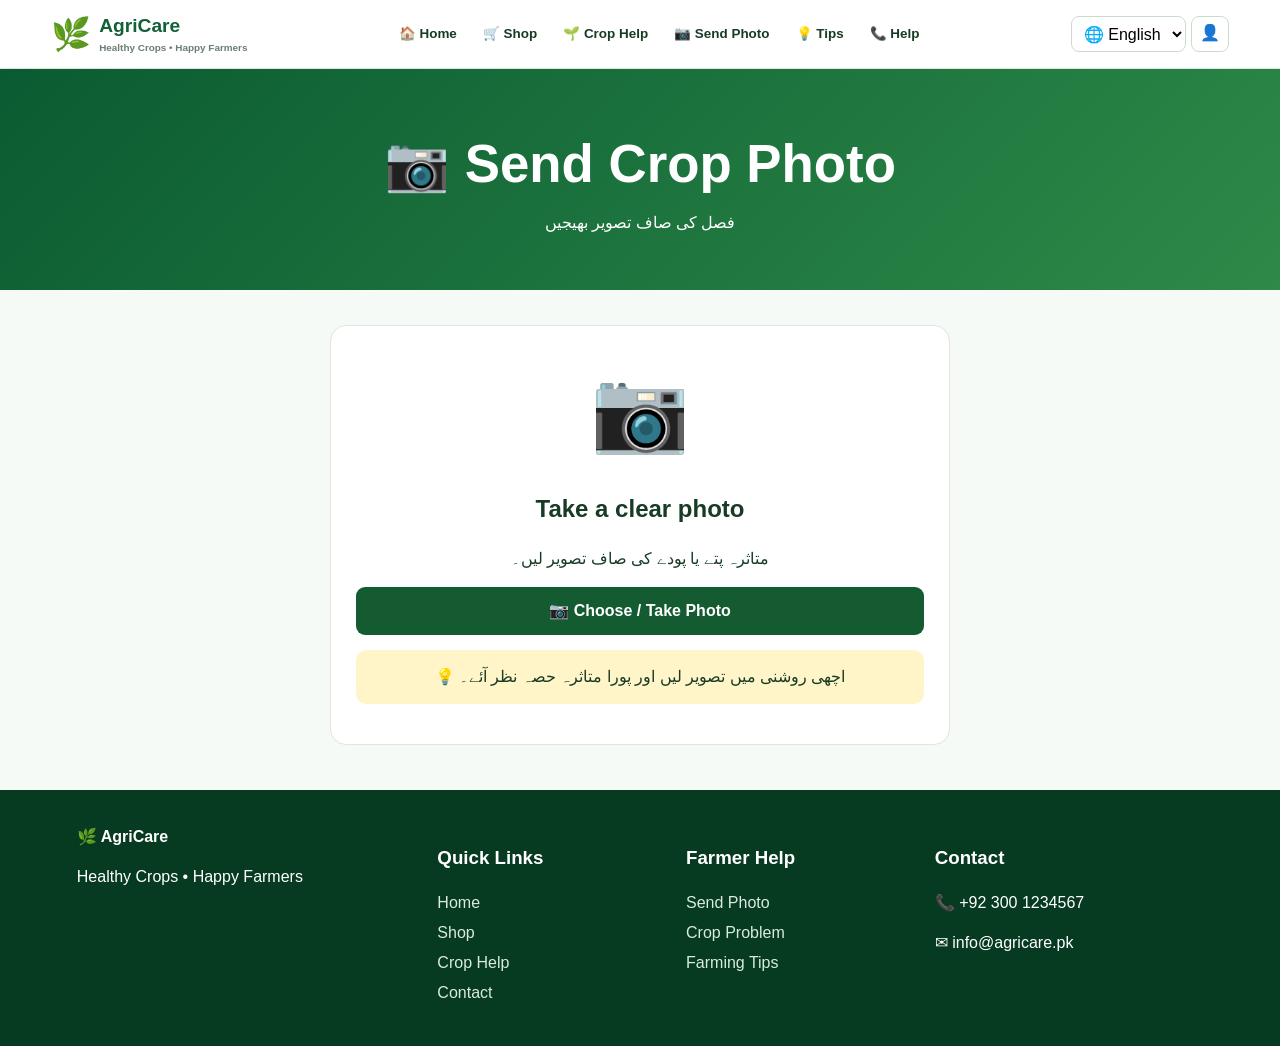
<file: pages/photo.html>
<!doctype html><html lang="en"><head><meta charset="utf-8"><meta name="viewport" content="width=device-width,initial-scale=1"><title>Send Photo | AgriCare</title><link rel="stylesheet" href="../css/style.css"><style>
.inner-hero{background:linear-gradient(135deg,#0b5b32,#2d8a48);color:#fff;padding:55px 7%;text-align:center}
.inner-hero h1{font-size:clamp(2rem,5vw,3.3rem);margin:0 0 8px}.inner-hero p{margin:0}
.page-wrap{max-width:1180px;margin:35px auto;padding:0 22px}
.back{display:inline-block;color:#155b31;font-weight:bold;margin-bottom:18px}
.card-grid{display:grid;grid-template-columns:repeat(3,1fr);gap:18px}
.info-card{background:#fff;border:1px solid #dce7dd;border-radius:16px;padding:22px;box-shadow:0 4px 14px #173b2510}
.info-card .big{font-size:3rem}.info-card h3{margin:8px 0}.info-card p{color:#617167}
.form-card{max-width:620px;margin:auto;background:#fff;border:1px solid #dce7dd;border-radius:16px;padding:25px}
.form-card label{display:block;font-weight:bold;margin:13px 0 6px}.form-card input,.form-card textarea,.form-card select{width:100%;padding:12px;border:1px solid #cbdccd;border-radius:9px}.form-card textarea{min-height:120px;resize:vertical}
.form-btn{margin-top:15px;width:100%;border:0;border-radius:9px;padding:12px;background:#155b31;color:#fff;font-weight:bold;cursor:pointer}
.table-wrap{overflow:auto;background:#fff;border:1px solid #dce7dd;border-radius:14px}.cart-table{width:100%;border-collapse:collapse}.cart-table th,.cart-table td{padding:14px;border-bottom:1px solid #e5ece5;text-align:left}.total{font-size:1.2rem;font-weight:bold;text-align:right;margin:18px}
.product-detail{display:grid;grid-template-columns:1fr 1fr;gap:25px;align-items:center}.detail-image{min-height:330px;background:#edf6ec;border-radius:18px;display:flex;align-items:center;justify-content:center;font-size:9rem}
.notice{padding:15px;border-radius:10px;background:#fff5c8;margin:15px 0}.success{background:#e3f6df}.language-note{font-size:.9rem;color:#68766d}
@media(max-width:750px){.card-grid,.product-detail{grid-template-columns:1fr}.detail-image{min-height:230px;font-size:7rem}}
</style></head><body><header class="header">
<a class="logo" href="../index.html"><span>🌿</span><b>AgriCare<small>Healthy Crops • Happy Farmers</small></b></a>
<nav class="nav"><a href="../index.html">🏠 Home</a><a href="products.html">🛒 Shop</a><a href="problem.html">🌱 Crop Help</a><a href="photo.html">📷 Send Photo</a><a href="tips.html">💡 Tips</a><a href="contact.html">📞 Help</a></nav>
<div class="tools"><select><option>🌐 English</option><option>🌐 اردو</option><option>🌐 سنڌي</option></select><a href="login.html">👤</a></div></header><main>
<section class="inner-hero"><h1>📷 Send Crop Photo</h1><p>فصل کی صاف تصویر بھیجیں</p></section>
<div class="page-wrap"><div class="form-card" style="text-align:center">
<div style="font-size:5rem">📷</div><h2>Take a clear photo</h2><p>متاثرہ پتے یا پودے کی صاف تصویر لیں۔</p>
<label class="form-btn" style="display:block">📷 Choose / Take Photo<input id="photo" type="file" accept="image/*" capture="environment" hidden></label>
<div id="preview"></div><div class="notice">💡 اچھی روشنی میں تصویر لیں اور پورا متاثرہ حصہ نظر آئے۔</div>
</div></div></main><footer><div><b>🌿 AgriCare</b><p>Healthy Crops • Happy Farmers</p></div><div><h3>Quick Links</h3><a href="../index.html">Home</a><a href="products.html">Shop</a><a href="problem.html">Crop Help</a><a href="contact.html">Contact</a></div><div><h3>Farmer Help</h3><a href="photo.html">Send Photo</a><a href="problem.html">Crop Problem</a><a href="tips.html">Farming Tips</a></div><div><h3>Contact</h3><p>📞 +92 300 1234567</p><p>✉ info@agricare.pk</p></div></footer><script>document.getElementById('photo').onchange=e=>{const f=e.target.files[0];if(!f)return;const i=document.createElement('img');i.src=URL.createObjectURL(f);i.style.maxWidth='280px';i.style.marginTop='18px';i.style.borderRadius='12px';document.getElementById('preview').replaceChildren(i)};</script></body></html>
</file>
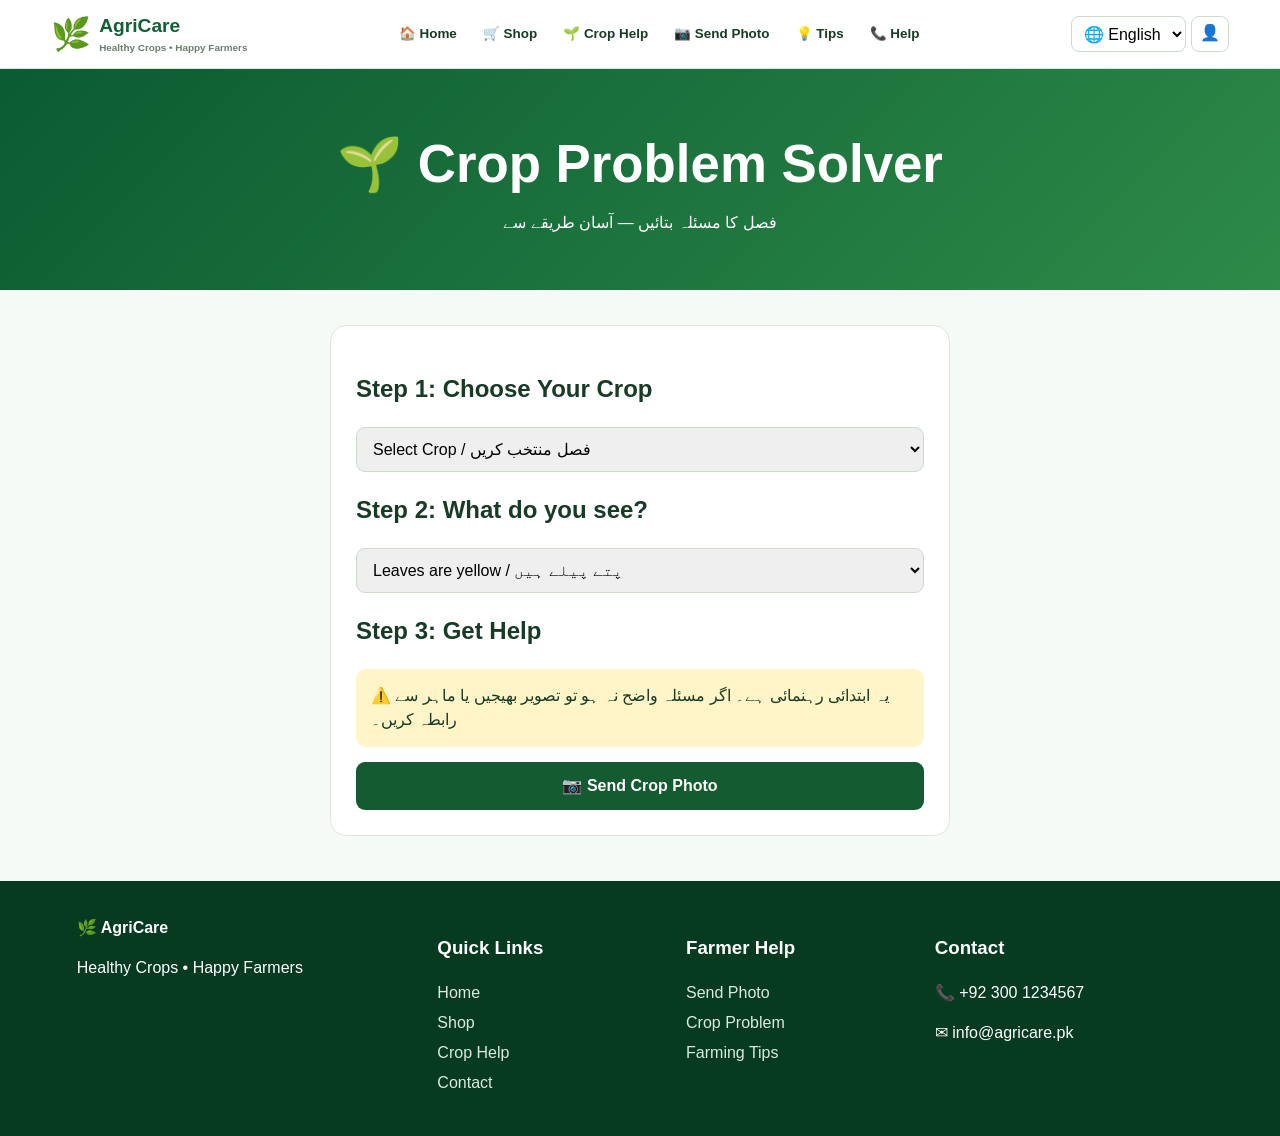
<file: pages/problem.html>
<!doctype html><html lang="en"><head><meta charset="utf-8"><meta name="viewport" content="width=device-width,initial-scale=1"><title>Crop Problem | AgriCare</title><link rel="stylesheet" href="../css/style.css"><style>
.inner-hero{background:linear-gradient(135deg,#0b5b32,#2d8a48);color:#fff;padding:55px 7%;text-align:center}
.inner-hero h1{font-size:clamp(2rem,5vw,3.3rem);margin:0 0 8px}.inner-hero p{margin:0}
.page-wrap{max-width:1180px;margin:35px auto;padding:0 22px}
.back{display:inline-block;color:#155b31;font-weight:bold;margin-bottom:18px}
.card-grid{display:grid;grid-template-columns:repeat(3,1fr);gap:18px}
.info-card{background:#fff;border:1px solid #dce7dd;border-radius:16px;padding:22px;box-shadow:0 4px 14px #173b2510}
.info-card .big{font-size:3rem}.info-card h3{margin:8px 0}.info-card p{color:#617167}
.form-card{max-width:620px;margin:auto;background:#fff;border:1px solid #dce7dd;border-radius:16px;padding:25px}
.form-card label{display:block;font-weight:bold;margin:13px 0 6px}.form-card input,.form-card textarea,.form-card select{width:100%;padding:12px;border:1px solid #cbdccd;border-radius:9px}.form-card textarea{min-height:120px;resize:vertical}
.form-btn{margin-top:15px;width:100%;border:0;border-radius:9px;padding:12px;background:#155b31;color:#fff;font-weight:bold;cursor:pointer}
.table-wrap{overflow:auto;background:#fff;border:1px solid #dce7dd;border-radius:14px}.cart-table{width:100%;border-collapse:collapse}.cart-table th,.cart-table td{padding:14px;border-bottom:1px solid #e5ece5;text-align:left}.total{font-size:1.2rem;font-weight:bold;text-align:right;margin:18px}
.product-detail{display:grid;grid-template-columns:1fr 1fr;gap:25px;align-items:center}.detail-image{min-height:330px;background:#edf6ec;border-radius:18px;display:flex;align-items:center;justify-content:center;font-size:9rem}
.notice{padding:15px;border-radius:10px;background:#fff5c8;margin:15px 0}.success{background:#e3f6df}.language-note{font-size:.9rem;color:#68766d}
@media(max-width:750px){.card-grid,.product-detail{grid-template-columns:1fr}.detail-image{min-height:230px;font-size:7rem}}
</style></head><body><header class="header">
<a class="logo" href="../index.html"><span>🌿</span><b>AgriCare<small>Healthy Crops • Happy Farmers</small></b></a>
<nav class="nav"><a href="../index.html">🏠 Home</a><a href="products.html">🛒 Shop</a><a href="problem.html">🌱 Crop Help</a><a href="photo.html">📷 Send Photo</a><a href="tips.html">💡 Tips</a><a href="contact.html">📞 Help</a></nav>
<div class="tools"><select><option>🌐 English</option><option>🌐 اردو</option><option>🌐 سنڌي</option></select><a href="login.html">👤</a></div></header><main>
<section class="inner-hero"><h1>🌱 Crop Problem Solver</h1><p>فصل کا مسئلہ بتائیں — آسان طریقے سے</p></section>
<div class="page-wrap"><div class="form-card">
<h2>Step 1: Choose Your Crop</h2><select id="crop"><option value="">Select Crop / فصل منتخب کریں</option><option>Wheat / گندم</option><option>Rice / چاول</option><option>Tomato / ٹماٹر</option><option>Cotton / کپاس</option><option>Other / دوسری</option><option>I don't know / مجھے معلوم نہیں</option></select>
<h2>Step 2: What do you see?</h2><select id="symptom"><option>Leaves are yellow / پتے پیلے ہیں</option><option>Leaves have spots / پتوں پر داغ ہیں</option><option>Insects are visible / کیڑے نظر آ رہے ہیں</option><option>Plant is weak / پودا کمزور ہے</option><option>I don't know / مجھے معلوم نہیں</option></select>
<h2>Step 3: Get Help</h2><div class="notice">⚠️ یہ ابتدائی رہنمائی ہے۔ اگر مسئلہ واضح نہ ہو تو تصویر بھیجیں یا ماہر سے رابطہ کریں۔</div>
<a class="form-btn" style="display:block;text-align:center" href="photo.html">📷 Send Crop Photo</a>
</div></div></main><footer><div><b>🌿 AgriCare</b><p>Healthy Crops • Happy Farmers</p></div><div><h3>Quick Links</h3><a href="../index.html">Home</a><a href="products.html">Shop</a><a href="problem.html">Crop Help</a><a href="contact.html">Contact</a></div><div><h3>Farmer Help</h3><a href="photo.html">Send Photo</a><a href="problem.html">Crop Problem</a><a href="tips.html">Farming Tips</a></div><div><h3>Contact</h3><p>📞 +92 300 1234567</p><p>✉ info@agricare.pk</p></div></footer><script></script></body></html>
</file>
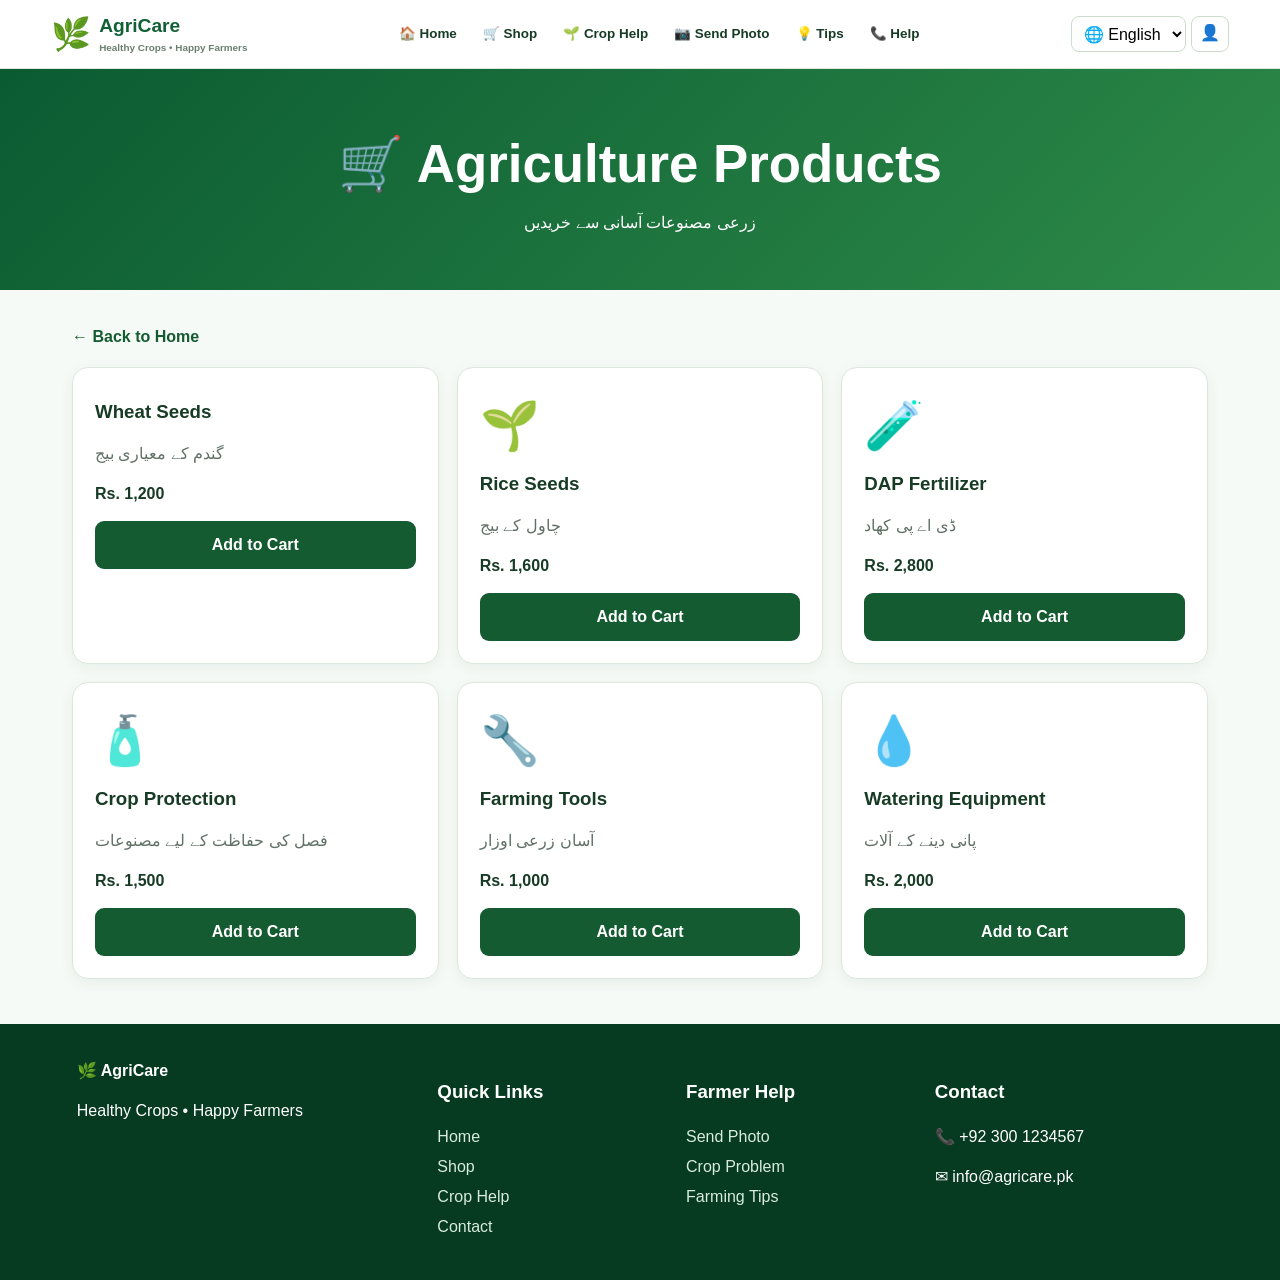
<file: pages/products.html>
<!doctype html>
<html lang="en">

<head>
    <meta charset="utf-8">
    <meta name="viewport" content="width=device-width,initial-scale=1">
    <title>Products | AgriCare</title>
    <link rel="stylesheet" href="../css/style.css">
    <style>
        .inner-hero {
            background: linear-gradient(135deg, #0b5b32, #2d8a48);
            color: #fff;
            padding: 55px 7%;
            text-align: center
        }

        .inner-hero h1 {
            font-size: clamp(2rem, 5vw, 3.3rem);
            margin: 0 0 8px
        }

        .inner-hero p {
            margin: 0
        }

        .page-wrap {
            max-width: 1180px;
            margin: 35px auto;
            padding: 0 22px
        }

        .back {
            display: inline-block;
            color: #155b31;
            font-weight: bold;
            margin-bottom: 18px
        }

        .card-grid {
            display: grid;
            grid-template-columns: repeat(3, 1fr);
            gap: 18px
        }

        .info-card {
            background: #fff;
            border: 1px solid #dce7dd;
            border-radius: 16px;
            padding: 22px;
            box-shadow: 0 4px 14px #173b2510
        }

        .info-card .big {
            font-size: 3rem
        }

        .info-card h3 {
            margin: 8px 0
        }

        .info-card p {
            color: #617167
        }

        .form-card {
            max-width: 620px;
            margin: auto;
            background: #fff;
            border: 1px solid #dce7dd;
            border-radius: 16px;
            padding: 25px
        }

        .form-card label {
            display: block;
            font-weight: bold;
            margin: 13px 0 6px
        }

        .form-card input,
        .form-card textarea,
        .form-card select {
            width: 100%;
            padding: 12px;
            border: 1px solid #cbdccd;
            border-radius: 9px
        }

        .form-card textarea {
            min-height: 120px;
            resize: vertical
        }

        .form-btn {
            margin-top: 15px;
            width: 100%;
            border: 0;
            border-radius: 9px;
            padding: 12px;
            background: #155b31;
            color: #fff;
            font-weight: bold;
            cursor: pointer
        }

        .table-wrap {
            overflow: auto;
            background: #fff;
            border: 1px solid #dce7dd;
            border-radius: 14px
        }

        .cart-table {
            width: 100%;
            border-collapse: collapse
        }

        .cart-table th,
        .cart-table td {
            padding: 14px;
            border-bottom: 1px solid #e5ece5;
            text-align: left
        }

        .total {
            font-size: 1.2rem;
            font-weight: bold;
            text-align: right;
            margin: 18px
        }

        .product-detail {
            display: grid;
            grid-template-columns: 1fr 1fr;
            gap: 25px;
            align-items: center
        }

        .detail-image {
            min-height: 330px;
            background: #edf6ec;
            border-radius: 18px;
            display: flex;
            align-items: center;
            justify-content: center;
            font-size: 9rem
        }

        .notice {
            padding: 15px;
            border-radius: 10px;
            background: #fff5c8;
            margin: 15px 0
        }

        .success {
            background: #e3f6df
        }

        .language-note {
            font-size: .9rem;
            color: #68766d
        }

        @media(max-width:750px) {

            .card-grid,
            .product-detail {
                grid-template-columns: 1fr
            }

            .detail-image {
                min-height: 230px;
                font-size: 7rem
            }
        }
    </style>
</head>

<body>
    <header class="header">
        <a class="logo" href="../index.html"><span>🌿</span><b>AgriCare<small>Healthy Crops • Happy
                    Farmers</small></b></a>
        <nav class="nav"><a href="../index.html">🏠 Home</a><a href="products.html">🛒 Shop</a><a href="problem.html">🌱
                Crop Help</a><a href="photo.html">📷 Send Photo</a><a href="tips.html">💡 Tips</a><a
                href="contact.html">📞 Help</a></nav>
        <div class="tools"><select>
                <option>🌐 English</option>
                <option>🌐 اردو</option>
                <option>🌐 سنڌي</option>
            </select><a href="login.html">👤</a></div>
    </header>
    <main>
        <section class="inner-hero">
            <h1>🛒 Agriculture Products</h1>
            <p>زرعی مصنوعات آسانی سے خریدیں</p>
        </section>
        <div class="page-wrap"><a class="back" href="../index.html">← Back to Home</a>
            <div class="card-grid">
                <div class="info-card">
                    <!-- <div class="big">🌾</div> -->
                     
                    <h3>Wheat Seeds</h3>
                    <p>گندم کے معیاری بیج</p><b>Rs. 1,200</b><br><button class="form-btn"
                        onclick="alert('Wheat Seeds added to cart')">Add to Cart</button>
                </div>
                <div class="info-card">
                    <div class="big">🌱</div>
                    <h3>Rice Seeds</h3>
                    <p>چاول کے بیج</p><b>Rs. 1,600</b><br><button class="form-btn"
                        onclick="alert('Rice Seeds added to cart')">Add to Cart</button>
                </div>
                <div class="info-card">
                    <div class="big">🧪</div>
                    <h3>DAP Fertilizer</h3>
                    <p>ڈی اے پی کھاد</p><b>Rs. 2,800</b><br><button class="form-btn"
                        onclick="alert('DAP Fertilizer added to cart')">Add to Cart</button>
                </div>
                <div class="info-card">
                    <div class="big">🧴</div>
                    <h3>Crop Protection</h3>
                    <p>فصل کی حفاظت کے لیے مصنوعات</p><b>Rs. 1,500</b><br><button class="form-btn"
                        onclick="alert('Product added to cart')">Add to Cart</button>
                </div>
                <div class="info-card">
                    <div class="big">🔧</div>
                    <h3>Farming Tools</h3>
                    <p>آسان زرعی اوزار</p><b>Rs. 1,000</b><br><button class="form-btn"
                        onclick="alert('Tools added to cart')">Add to Cart</button>
                </div>
                <div class="info-card">
                    <div class="big">💧</div>
                    <h3>Watering Equipment</h3>
                    <p>پانی دینے کے آلات</p><b>Rs. 2,000</b><br><button class="form-btn"
                        onclick="alert('Equipment added to cart')">Add to Cart</button>
                </div>
            </div>
        </div>
    </main>
    <footer>
        <div><b>🌿 AgriCare</b>
            <p>Healthy Crops • Happy Farmers</p>
        </div>
        <div>
            <h3>Quick Links</h3><a href="../index.html">Home</a><a href="products.html">Shop</a><a
                href="problem.html">Crop Help</a><a href="contact.html">Contact</a>
        </div>
        <div>
            <h3>Farmer Help</h3><a href="photo.html">Send Photo</a><a href="problem.html">Crop Problem</a><a
                href="tips.html">Farming Tips</a>
        </div>
        <div>
            <h3>Contact</h3>
            <p>📞 +92 300 1234567</p>
            <p>✉ info@agricare.pk</p>
        </div>
    </footer>
    <script></script>
</body>

</html>
</file>
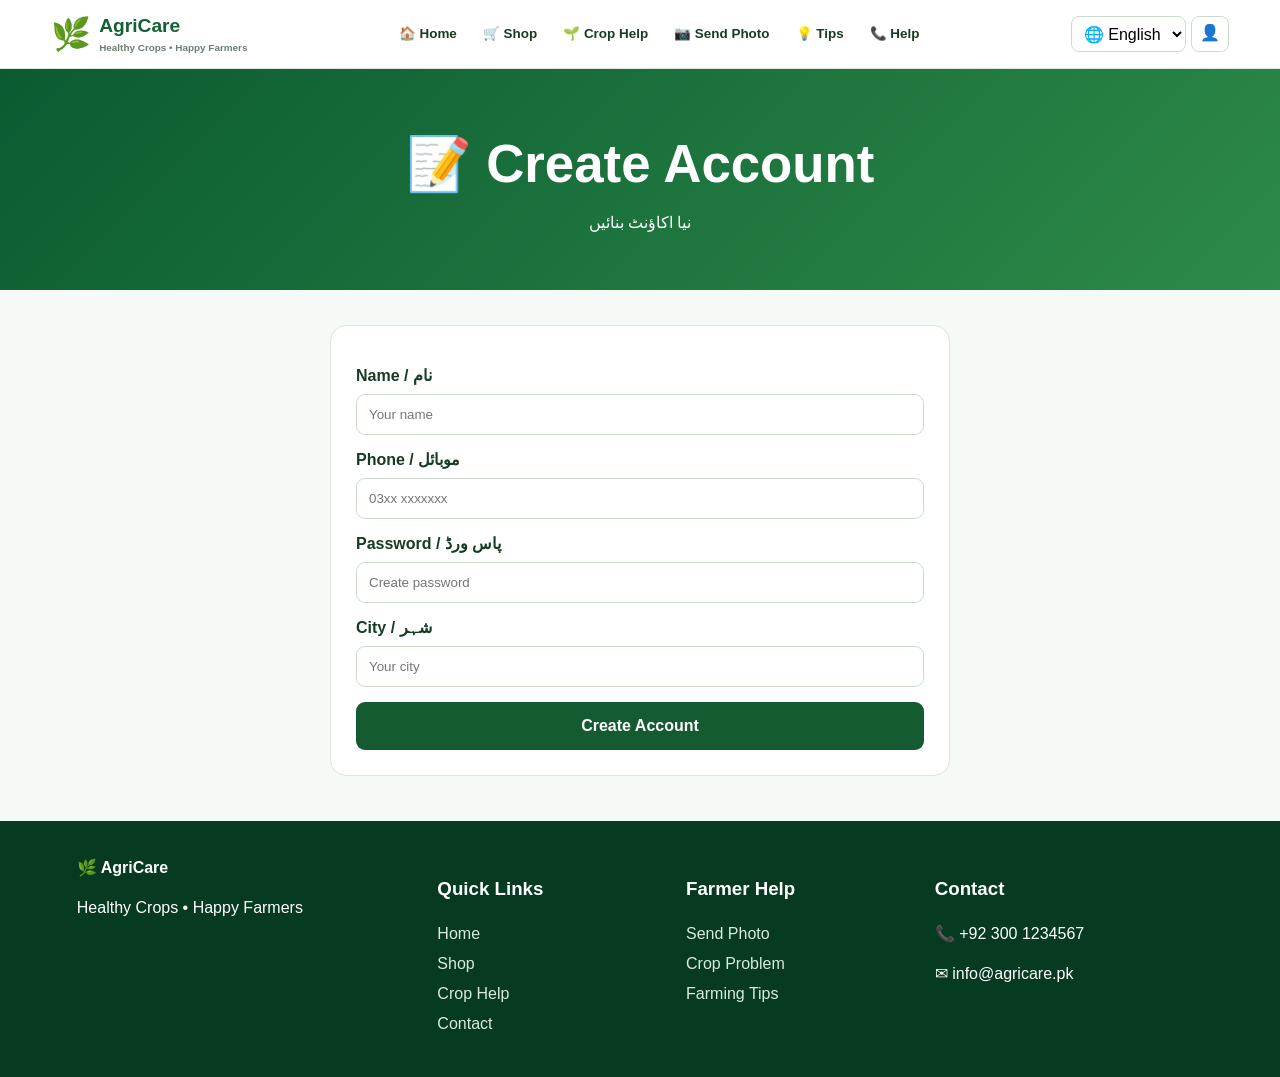
<file: pages/register.html>
<!doctype html><html lang="en"><head><meta charset="utf-8"><meta name="viewport" content="width=device-width,initial-scale=1"><title>Register | AgriCare</title><link rel="stylesheet" href="../css/style.css"><style>
.inner-hero{background:linear-gradient(135deg,#0b5b32,#2d8a48);color:#fff;padding:55px 7%;text-align:center}
.inner-hero h1{font-size:clamp(2rem,5vw,3.3rem);margin:0 0 8px}.inner-hero p{margin:0}
.page-wrap{max-width:1180px;margin:35px auto;padding:0 22px}
.back{display:inline-block;color:#155b31;font-weight:bold;margin-bottom:18px}
.card-grid{display:grid;grid-template-columns:repeat(3,1fr);gap:18px}
.info-card{background:#fff;border:1px solid #dce7dd;border-radius:16px;padding:22px;box-shadow:0 4px 14px #173b2510}
.info-card .big{font-size:3rem}.info-card h3{margin:8px 0}.info-card p{color:#617167}
.form-card{max-width:620px;margin:auto;background:#fff;border:1px solid #dce7dd;border-radius:16px;padding:25px}
.form-card label{display:block;font-weight:bold;margin:13px 0 6px}.form-card input,.form-card textarea,.form-card select{width:100%;padding:12px;border:1px solid #cbdccd;border-radius:9px}.form-card textarea{min-height:120px;resize:vertical}
.form-btn{margin-top:15px;width:100%;border:0;border-radius:9px;padding:12px;background:#155b31;color:#fff;font-weight:bold;cursor:pointer}
.table-wrap{overflow:auto;background:#fff;border:1px solid #dce7dd;border-radius:14px}.cart-table{width:100%;border-collapse:collapse}.cart-table th,.cart-table td{padding:14px;border-bottom:1px solid #e5ece5;text-align:left}.total{font-size:1.2rem;font-weight:bold;text-align:right;margin:18px}
.product-detail{display:grid;grid-template-columns:1fr 1fr;gap:25px;align-items:center}.detail-image{min-height:330px;background:#edf6ec;border-radius:18px;display:flex;align-items:center;justify-content:center;font-size:9rem}
.notice{padding:15px;border-radius:10px;background:#fff5c8;margin:15px 0}.success{background:#e3f6df}.language-note{font-size:.9rem;color:#68766d}
@media(max-width:750px){.card-grid,.product-detail{grid-template-columns:1fr}.detail-image{min-height:230px;font-size:7rem}}
</style></head><body><header class="header">
<a class="logo" href="../index.html"><span>🌿</span><b>AgriCare<small>Healthy Crops • Happy Farmers</small></b></a>
<nav class="nav"><a href="../index.html">🏠 Home</a><a href="products.html">🛒 Shop</a><a href="problem.html">🌱 Crop Help</a><a href="photo.html">📷 Send Photo</a><a href="tips.html">💡 Tips</a><a href="contact.html">📞 Help</a></nav>
<div class="tools"><select><option>🌐 English</option><option>🌐 اردو</option><option>🌐 سنڌي</option></select><a href="login.html">👤</a></div></header><main>
<section class="inner-hero"><h1>📝 Create Account</h1><p>نیا اکاؤنٹ بنائیں</p></section>
<div class="page-wrap"><div class="form-card"><label>Name / نام</label><input placeholder="Your name"><label>Phone / موبائل</label><input placeholder="03xx xxxxxxx"><label>Password / پاس ورڈ</label><input type="password" placeholder="Create password"><label>City / شہر</label><input placeholder="Your city"><button class="form-btn" onclick="alert('Demo account created')">Create Account</button></div></div></main><footer><div><b>🌿 AgriCare</b><p>Healthy Crops • Happy Farmers</p></div><div><h3>Quick Links</h3><a href="../index.html">Home</a><a href="products.html">Shop</a><a href="problem.html">Crop Help</a><a href="contact.html">Contact</a></div><div><h3>Farmer Help</h3><a href="photo.html">Send Photo</a><a href="problem.html">Crop Problem</a><a href="tips.html">Farming Tips</a></div><div><h3>Contact</h3><p>📞 +92 300 1234567</p><p>✉ info@agricare.pk</p></div></footer><script></script></body></html>
</file>
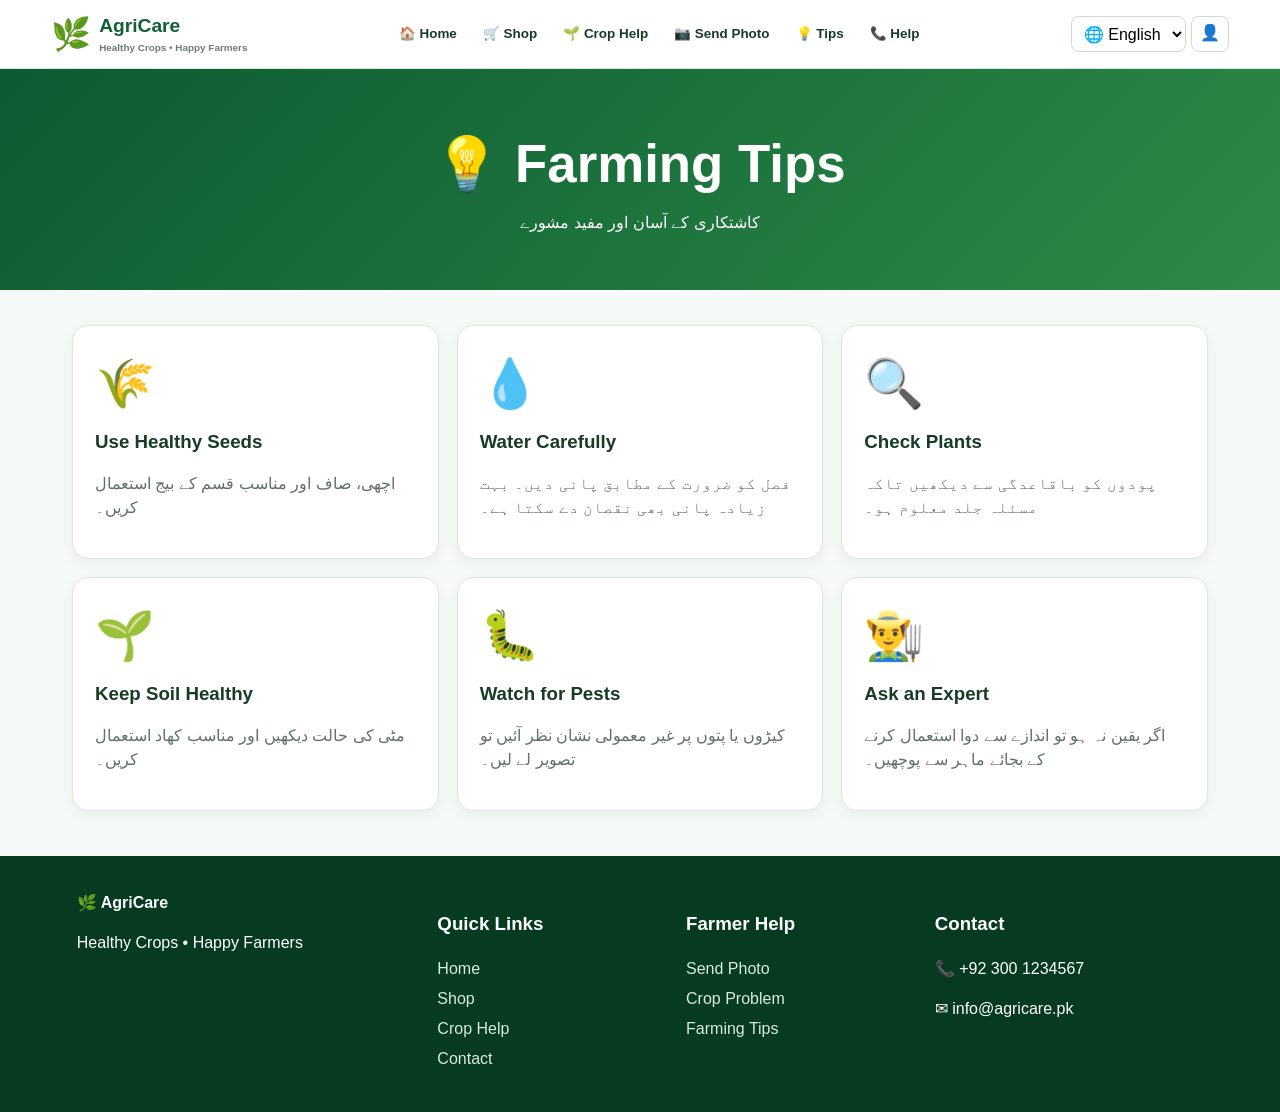
<file: pages/tips.html>
<!doctype html><html lang="en"><head><meta charset="utf-8"><meta name="viewport" content="width=device-width,initial-scale=1"><title>Farming Tips | AgriCare</title><link rel="stylesheet" href="../css/style.css"><style>
.inner-hero{background:linear-gradient(135deg,#0b5b32,#2d8a48);color:#fff;padding:55px 7%;text-align:center}
.inner-hero h1{font-size:clamp(2rem,5vw,3.3rem);margin:0 0 8px}.inner-hero p{margin:0}
.page-wrap{max-width:1180px;margin:35px auto;padding:0 22px}
.back{display:inline-block;color:#155b31;font-weight:bold;margin-bottom:18px}
.card-grid{display:grid;grid-template-columns:repeat(3,1fr);gap:18px}
.info-card{background:#fff;border:1px solid #dce7dd;border-radius:16px;padding:22px;box-shadow:0 4px 14px #173b2510}
.info-card .big{font-size:3rem}.info-card h3{margin:8px 0}.info-card p{color:#617167}
.form-card{max-width:620px;margin:auto;background:#fff;border:1px solid #dce7dd;border-radius:16px;padding:25px}
.form-card label{display:block;font-weight:bold;margin:13px 0 6px}.form-card input,.form-card textarea,.form-card select{width:100%;padding:12px;border:1px solid #cbdccd;border-radius:9px}.form-card textarea{min-height:120px;resize:vertical}
.form-btn{margin-top:15px;width:100%;border:0;border-radius:9px;padding:12px;background:#155b31;color:#fff;font-weight:bold;cursor:pointer}
.table-wrap{overflow:auto;background:#fff;border:1px solid #dce7dd;border-radius:14px}.cart-table{width:100%;border-collapse:collapse}.cart-table th,.cart-table td{padding:14px;border-bottom:1px solid #e5ece5;text-align:left}.total{font-size:1.2rem;font-weight:bold;text-align:right;margin:18px}
.product-detail{display:grid;grid-template-columns:1fr 1fr;gap:25px;align-items:center}.detail-image{min-height:330px;background:#edf6ec;border-radius:18px;display:flex;align-items:center;justify-content:center;font-size:9rem}
.notice{padding:15px;border-radius:10px;background:#fff5c8;margin:15px 0}.success{background:#e3f6df}.language-note{font-size:.9rem;color:#68766d}
@media(max-width:750px){.card-grid,.product-detail{grid-template-columns:1fr}.detail-image{min-height:230px;font-size:7rem}}
</style></head><body><header class="header">
<a class="logo" href="../index.html"><span>🌿</span><b>AgriCare<small>Healthy Crops • Happy Farmers</small></b></a>
<nav class="nav"><a href="../index.html">🏠 Home</a><a href="products.html">🛒 Shop</a><a href="problem.html">🌱 Crop Help</a><a href="photo.html">📷 Send Photo</a><a href="tips.html">💡 Tips</a><a href="contact.html">📞 Help</a></nav>
<div class="tools"><select><option>🌐 English</option><option>🌐 اردو</option><option>🌐 سنڌي</option></select><a href="login.html">👤</a></div></header><main>
<section class="inner-hero"><h1>💡 Farming Tips</h1><p>کاشتکاری کے آسان اور مفید مشورے</p></section>
<div class="page-wrap"><div class="card-grid">
<div class="info-card"><div class="big">🌾</div><h3>Use Healthy Seeds</h3><p>اچھی، صاف اور مناسب قسم کے بیج استعمال کریں۔</p></div>
<div class="info-card"><div class="big">💧</div><h3>Water Carefully</h3><p>فصل کو ضرورت کے مطابق پانی دیں۔ بہت زیادہ پانی بھی نقصان دے سکتا ہے۔</p></div>
<div class="info-card"><div class="big">🔍</div><h3>Check Plants</h3><p>پودوں کو باقاعدگی سے دیکھیں تاکہ مسئلہ جلد معلوم ہو۔</p></div>
<div class="info-card"><div class="big">🌱</div><h3>Keep Soil Healthy</h3><p>مٹی کی حالت دیکھیں اور مناسب کھاد استعمال کریں۔</p></div>
<div class="info-card"><div class="big">🐛</div><h3>Watch for Pests</h3><p>کیڑوں یا پتوں پر غیر معمولی نشان نظر آئیں تو تصویر لے لیں۔</p></div>
<div class="info-card"><div class="big">👨‍🌾</div><h3>Ask an Expert</h3><p>اگر یقین نہ ہو تو اندازے سے دوا استعمال کرنے کے بجائے ماہر سے پوچھیں۔</p></div>
</div></div></main><footer><div><b>🌿 AgriCare</b><p>Healthy Crops • Happy Farmers</p></div><div><h3>Quick Links</h3><a href="../index.html">Home</a><a href="products.html">Shop</a><a href="problem.html">Crop Help</a><a href="contact.html">Contact</a></div><div><h3>Farmer Help</h3><a href="photo.html">Send Photo</a><a href="problem.html">Crop Problem</a><a href="tips.html">Farming Tips</a></div><div><h3>Contact</h3><p>📞 +92 300 1234567</p><p>✉ info@agricare.pk</p></div></footer><script></script></body></html>
</file>
<file: css/style.css>
* {
    box-sizing: border-box
}

html {
    scroll-behavior: smooth
}

body {
    margin: 0;
    font-family: Arial, "Noto Sans", sans-serif;
    background: #f6faf6;
    color: #173b25;
    line-height: 1.5
}

a {
    text-decoration: none;
    color: inherit
}

button,
select {
    font: inherit
}

.header {
    position: sticky;
    top: 0;
    z-index: 20;
    background: #fff;
    display: flex;
    align-items: center;
    gap: 18px;
    padding: 10px 4%;
    border-bottom: 1px solid #dce8de
}

.logo {
    display: flex;
    align-items: center;
    gap: 8px;
    color: #126035;
    min-width: 180px
}

.logo>span {
    font-size: 2rem
}

.logo b {
    font-size: 1.2rem
}

.logo small {
    display: block;
    font-size: .62rem;
    color: #6b7e70
}

.nav {
    display: flex;
    gap: 4px;
    justify-content: center;
    flex: 1
}

.nav a {
    padding: 9px 11px;
    border-radius: 9px;
    font-size: .84rem;
    font-weight: bold
}

.nav a:hover,
.nav .active {
    background: #dff0df
}

.tools {
    display: flex;
    gap: 5px
}

.tools>* {
    height: 36px;
    border: 1px solid #cbdccd;
    background: #fff;
    border-radius: 8px;
    padding: 4px 8px
}

.hero {
    min-height: 390px;
    position: relative;
    padding: 55px 6%;
    display: flex;
    align-items: center;
    color: #fff;
    background: url("../images/hero_image.webp") center/cover; 
    /* linear-gradient(90deg, #073f25dd, #073f2550), */
}

.hero-text {
    max-width: 760px
}

.pill {
    background: #fff;
    color: #155b31;
    padding: 8px 14px;
    border-radius: 30px;
    font-weight: bold
}

.hero h1 {
    font-size: clamp(2.3rem, 5vw, 4rem);
    line-height: 1.05;
    margin: 18px 0 3px
}

.hero h2 {
    color: #ffd54f;
    font-size: clamp(1.7rem, 4vw, 2.8rem);
    margin: 0
}

.hero p {
    font-size: 1.08rem
}

.actions {
    display: flex;
    gap: 10px;
    flex-wrap: wrap;
    margin-top: 20px
}

.btn {
    border: 0;
    border-radius: 12px;
    padding: 12px 17px;
    font-weight: bold;
    cursor: pointer;
    display: flex;
    align-items: center;
    gap: 7px
}

.btn small {
    display: block;
    font-weight: normal;
    font-size: .7rem
}

.light,
.white {
    background: #fff;
    color: #155b31
}

.gold {
    background: #ffc83d;
    color: #173b25
}

.farmer {
    position: absolute;
    right: 7%;
    top: 70px;
    background: #155b31;
    border-radius: 18px;
    padding: 12px 17px;
    font-size: 1.1rem
}

.farmer:first-letter {
    font-size: 2rem
}

.quick {
    text-align: center;
    max-width: 1120px;
    margin: auto;
    padding: 28px 22px
}

.quick h2 {
    margin: 0
}

.quick>p {
    color: #65766a;
    margin-top: 4px
}

.quick-grid {
    display: grid;
    grid-template-columns: repeat(4, 1fr);
    gap: 14px
}

.q {
    position: relative;
    min-height: 170px;
    border-radius: 14px;
    border: 1px solid #d6e3d7;
    display: flex;
    flex-direction: column;
    align-items: center;
    justify-content: center;
    padding: 18px;
    text-align: center;
    transition: .2s
}

.q:hover {
    transform: translateY(-3px);
    box-shadow: 0 8px 20px #173b2520
}

.q>span {
    font-size: 2.7rem
}

.q>b {
    font-size: 1.1rem
}

.q strong {
    font-size: .86rem
}

.q small {
    font-size: .7rem;
    color: #66756b
}

.q i {
    position: absolute;
    bottom: 8px;
    left: 14px;
    font-size: 1.3rem
}

.green {
    background: #e5f6e1
}

.yellow {
    background: #fff4c5
}

.blue {
    background: #e5f2ff
}

.red {
    background: #ffe7e7
}

.section {
    max-width: 1180px;
    margin: 35px auto;
    padding: 0 22px
}

.section>h2 {
    text-align: center
}

.section>h2 small,
.heading small {
    font-size: .8rem;
    color: #6a7d70
}

.work {
    display: grid;
    grid-template-columns: 1fr 270px;
    gap: 15px
}

.steps {
    display: flex;
    align-items: center;
    gap: 8px;
    background: #fff;
    border: 1px solid #dfe8df;
    border-radius: 15px;
    padding: 18px
}

.step {
    flex: 1;
    text-align: center;
    position: relative;
    min-width: 100px
}

.step em {
    position: absolute;
    top: -8px;
    left: 4px;
    background: #155b31;
    color: #fff;
    border-radius: 50%;
    font-style: normal;
    width: 24px
}

.step span {
    width: 64px;
    height: 64px;
    border-radius: 50%;
    background: #e6f5e4;
    display: flex;
    align-items: center;
    justify-content: center;
    margin: auto;
    font-size: 2rem
}

.step b,
.step small {
    display: block
}

.step small {
    font-size: .7rem;
    color: #6c7c70
}

.steps>i {
    font-size: 1.5rem;
    color: #6a8a70
}

.unknown {
    background: #ddf3d8;
    border-radius: 15px;
    padding: 16px;
    display: flex;
    align-items: center;
    gap: 10px
}

.unknown:first-letter {
    font-size: 4rem
}

.unknown h3 {
    margin: 0
}

.unknown p {
    margin: 0
}

.unknown a {
    display: inline-block;
    background: #155b31;
    color: #fff;
    padding: 7px 10px;
    border-radius: 8px;
    font-weight: bold;
    margin-top: 7px
}

.heading {
    display: flex;
    align-items: center;
    justify-content: space-between
}

.heading h2 {
    margin: 0
}

.heading>a {
    color: #287242;
    font-weight: bold
}

.products {
    display: grid;
    grid-template-columns: repeat(4, 1fr);
    gap: 14px;
    margin-top: 16px
}

.product {
    background: #fff;
    border: 1px solid #dce7dd;
    border-radius: 14px;
    padding: 12px
}

.product>div {
    height: 125px;
    background: #edf6ec;
    border-radius: 10px;
    display: flex;
    align-items: center;
    justify-content: center;
    font-size: 5rem
}

.product h3 {
    margin: 8px 0 0
}

.product p {
    margin: 0;
    color: #68766d
}

.product>b {
    display: block;
    margin: 6px 0
}

.add {
    width: 100%;
    background: #155b31;
    color: #fff;
    border: 0;
    border-radius: 8px;
    padding: 9px;
    font-weight: bold;
    cursor: pointer
}

.panel {
    background: #fff;
    border: 1px solid #dce7dd;
    border-radius: 18px;
    padding: 25px;
    text-align: center
}

.crops {
    display: grid;
    grid-template-columns: repeat(5, 1fr);
    gap: 10px
}

.crops button {
    background: #fafff8;
    border: 2px solid #d9e5d9;
    border-radius: 12px;
    padding: 13px;
    cursor: pointer;
    font-size: 2.1rem
}

.crops button:hover,
.crops button.selected {
    border-color: #208045;
    background: #e7f6e5
}

.crops b,
.crops small {
    display: block;
    font-size: .85rem
}

.crops small {
    font-size: .72rem;
    color: #68766d
}

.panel #result {
    margin-top: 15px;
    background: #edf8ec;
    border-radius: 9px;
    padding: 10px;
    font-weight: bold
}

.photo {
    background: #e6f5e3;
    border: 2px dashed #79a77f;
    border-radius: 18px;
    text-align: center;
    padding: 30px
}

.photo>div>span {
    font-size: 4rem
}

.photo label {
    display: inline-block;
    background: #155b31;
    color: #fff;
    padding: 12px 18px;
    border-radius: 10px;
    font-weight: bold;
    cursor: pointer
}

.photo img {
    display: block;
    max-width: 250px;
    max-height: 220px;
    margin: 15px auto;
    border-radius: 10px
}

.tips {
    display: grid;
    grid-template-columns: repeat(4, 1fr);
    gap: 14px;
    margin-top: 15px
}

.tips article {
    background: #fff;
    border: 1px solid #dce7dd;
    border-radius: 14px;
    padding: 18px;
    text-align: center;
    font-size: 2.4rem
}

.tips b {
    display: block;
    font-size: 1rem
}

.tips p {
    font-size: .8rem;
    color: #68766d
}

.human {
    max-width: 1180px;
    margin: 35px auto;
    background: #ddf3d8;
    border-radius: 17px;
    padding: 22px;
    display: flex;
    align-items: center;
    gap: 18px
}

.human>span {
    font-size: 3rem
}

.human h2,
.human p {
    margin: 0
}

.human>a {
    margin-left: auto;
    background: #155b31;
    color: #fff;
    padding: 12px 18px;
    border-radius: 10px;
    font-weight: bold
}

.human>a small {
    display: block;
    font-weight: normal
}

footer {
    background: #063b21;
    color: #fff;
    margin-top: 45px;
    padding: 35px 6%;
    display: grid;
    grid-template-columns: 1.5fr 1fr 1fr 1.2fr;
    gap: 25px
}

footer a {
    display: block;
    margin: 6px 0;
    color: #d9ebdd
}

#toast {
    display: none;
    position: fixed;
    bottom: 20px;
    right: 20px;
    background: #173f27;
    color: #fff;
    padding: 12px 18px;
    border-radius: 9px;
    z-index: 30
}

#toast.show {
    display: block
}

@media(max-width:950px) {
    .header {
        flex-wrap: wrap
    }

    .nav {
        order: 3;
        flex-basis: 100%;
        overflow: auto;
        justify-content: flex-start
    }

    .quick-grid,
    .products {
        grid-template-columns: repeat(2, 1fr)
    }

    .work {
        grid-template-columns: 1fr
    }

    .crops,
    .tips {
        grid-template-columns: repeat(3, 1fr)
    }

    .farmer {
        display: none
    }
}

@media(max-width:600px) {
    .header {
        padding: 8px 3%;
        gap: 7px
    }

    .logo {
        min-width: 145px
    }

    .logo small {
        display: none
    }

    .nav a {
        font-size: .72rem;
        padding: 8px
    }

    .hero {
        min-height: 510px;
        padding: 35px 5%;
        text-align: center
    }

    .actions {
        flex-direction: column
    }

    .actions .btn {
        width: 100%;
        justify-content: center
    }

    .quick-grid,
    .products,
    .tips,
    .crops {
        grid-template-columns: 1fr 1fr
    }

    .steps {
        overflow: auto;
        justify-content: flex-start
    }

    .step {
        min-width: 125px
    }

    .steps>i {
        display: none
    }

    .unknown {
        margin-top: 12px
    }

    .human {
        margin: 25px 15px;
        flex-direction: column;
        text-align: center
    }

    .human>a {
        margin: auto;
        width: 100%;
        text-align: center
    }

    footer {
        grid-template-columns: 1fr 1fr
    }
}

@media(max-width:390px) {

    .quick-grid,
    .products,
    .tips,
    .crops,
    footer {
        grid-template-columns: 1fr
    }

    .tools select {
        max-width: 95px
    }
}

[dir=rtl] {
    direction: rtl
}

[dir=rtl] .human>a {
    margin-left: 0;
    margin-right: auto
}

@media(max-width:600px) {
    [dir=rtl] .human>a {
        margin: auto
    }
}
</file>
